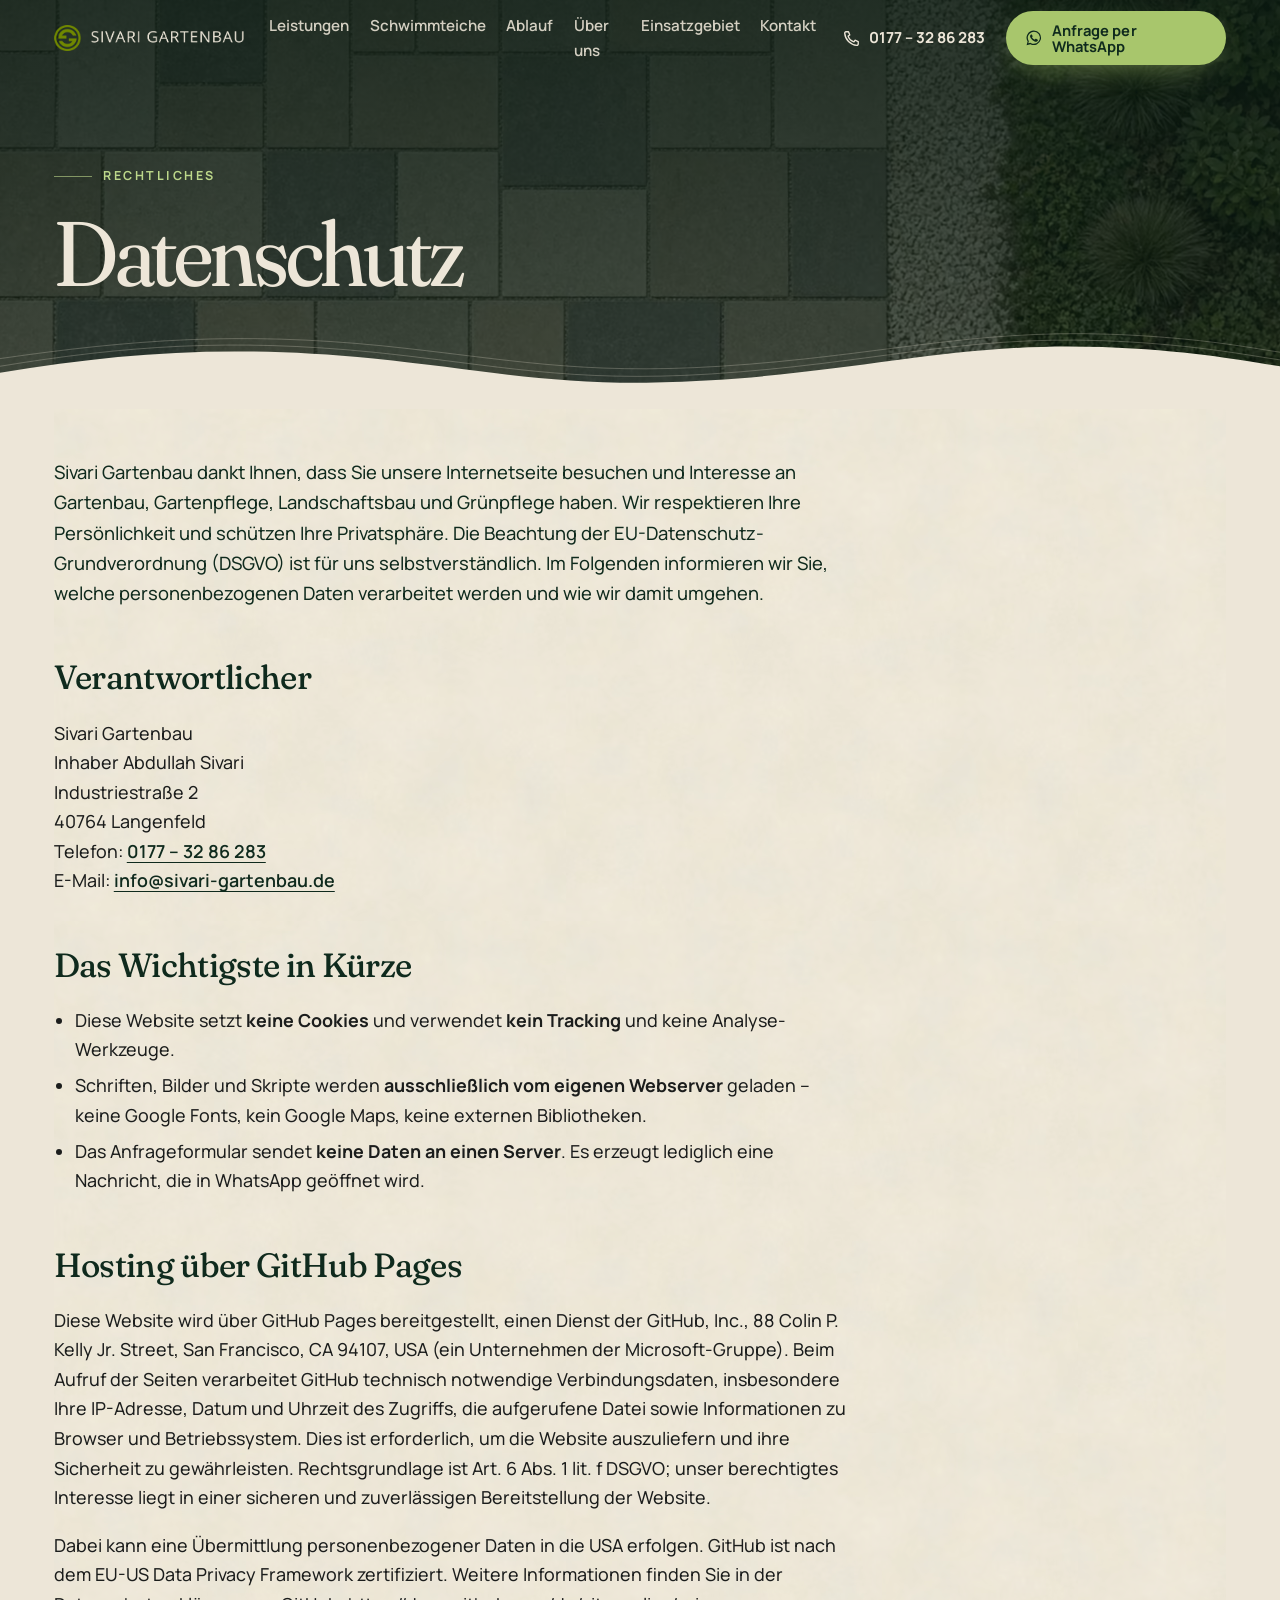
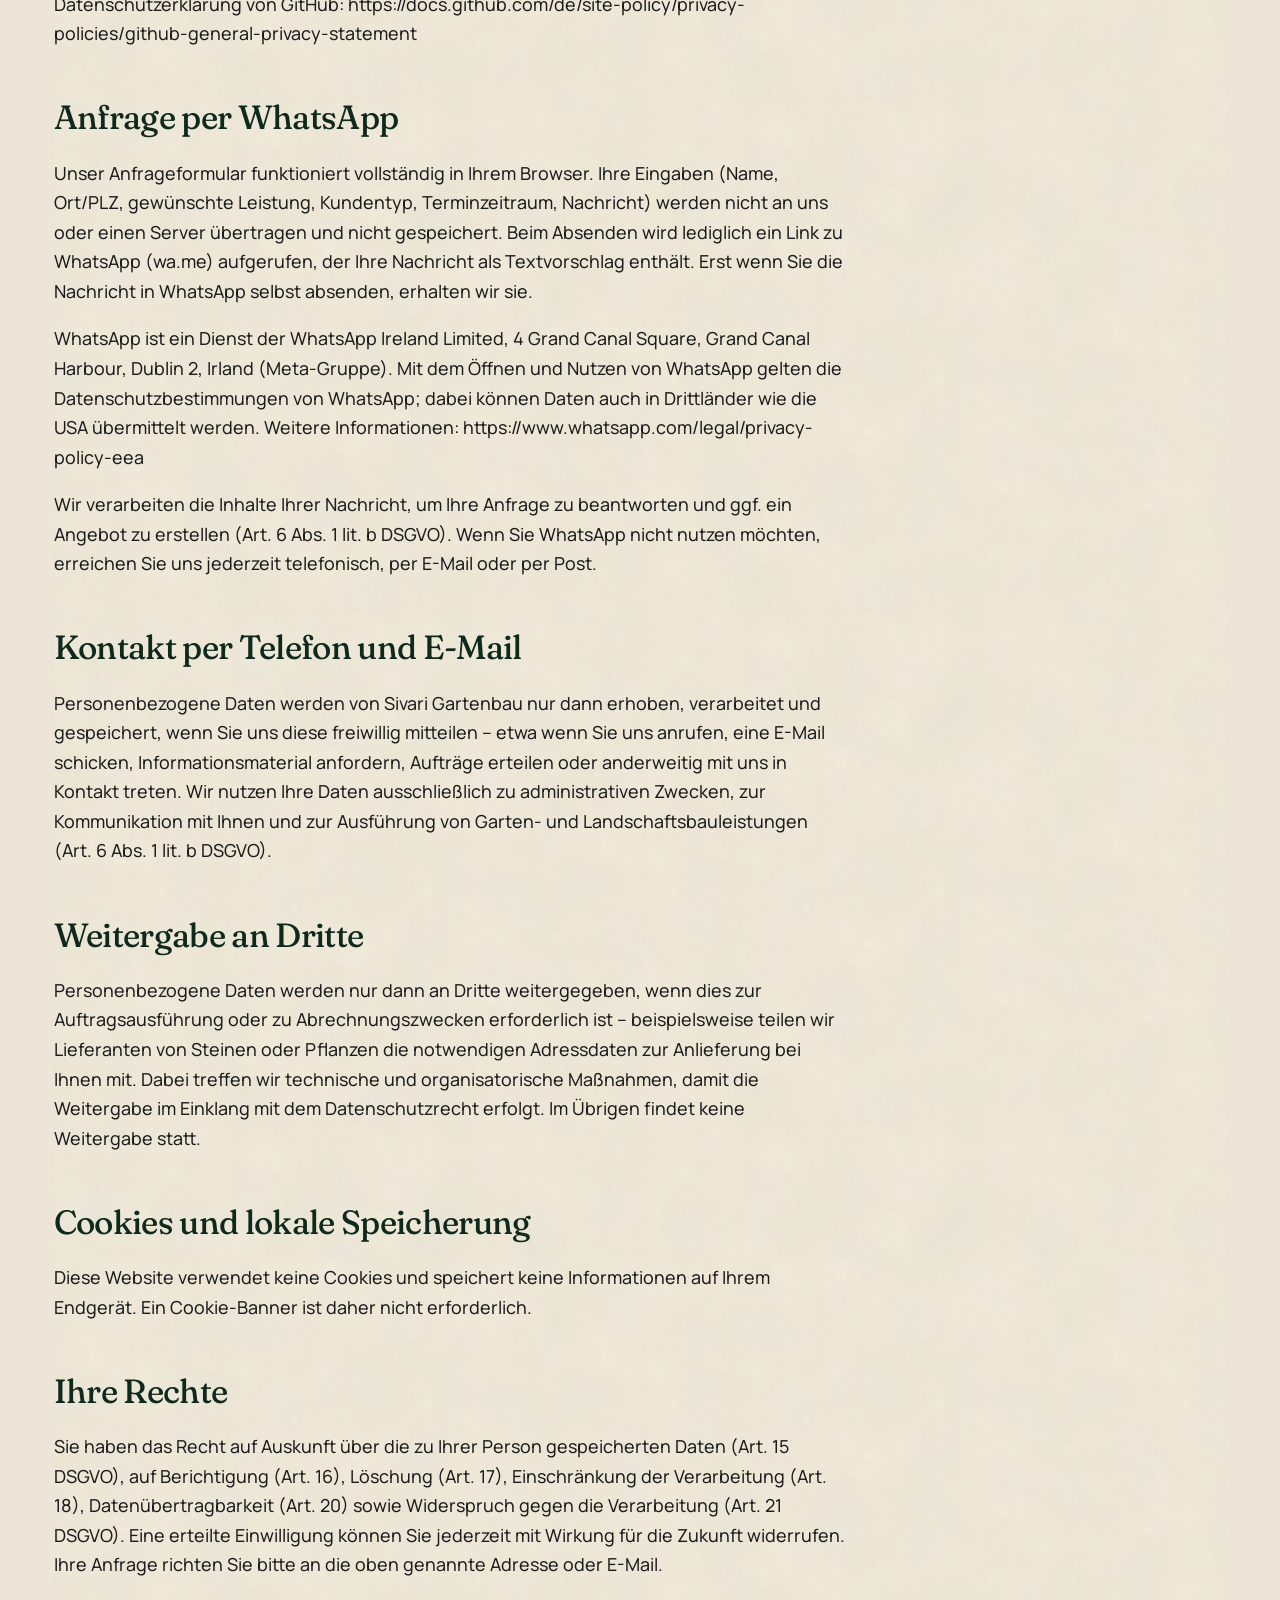
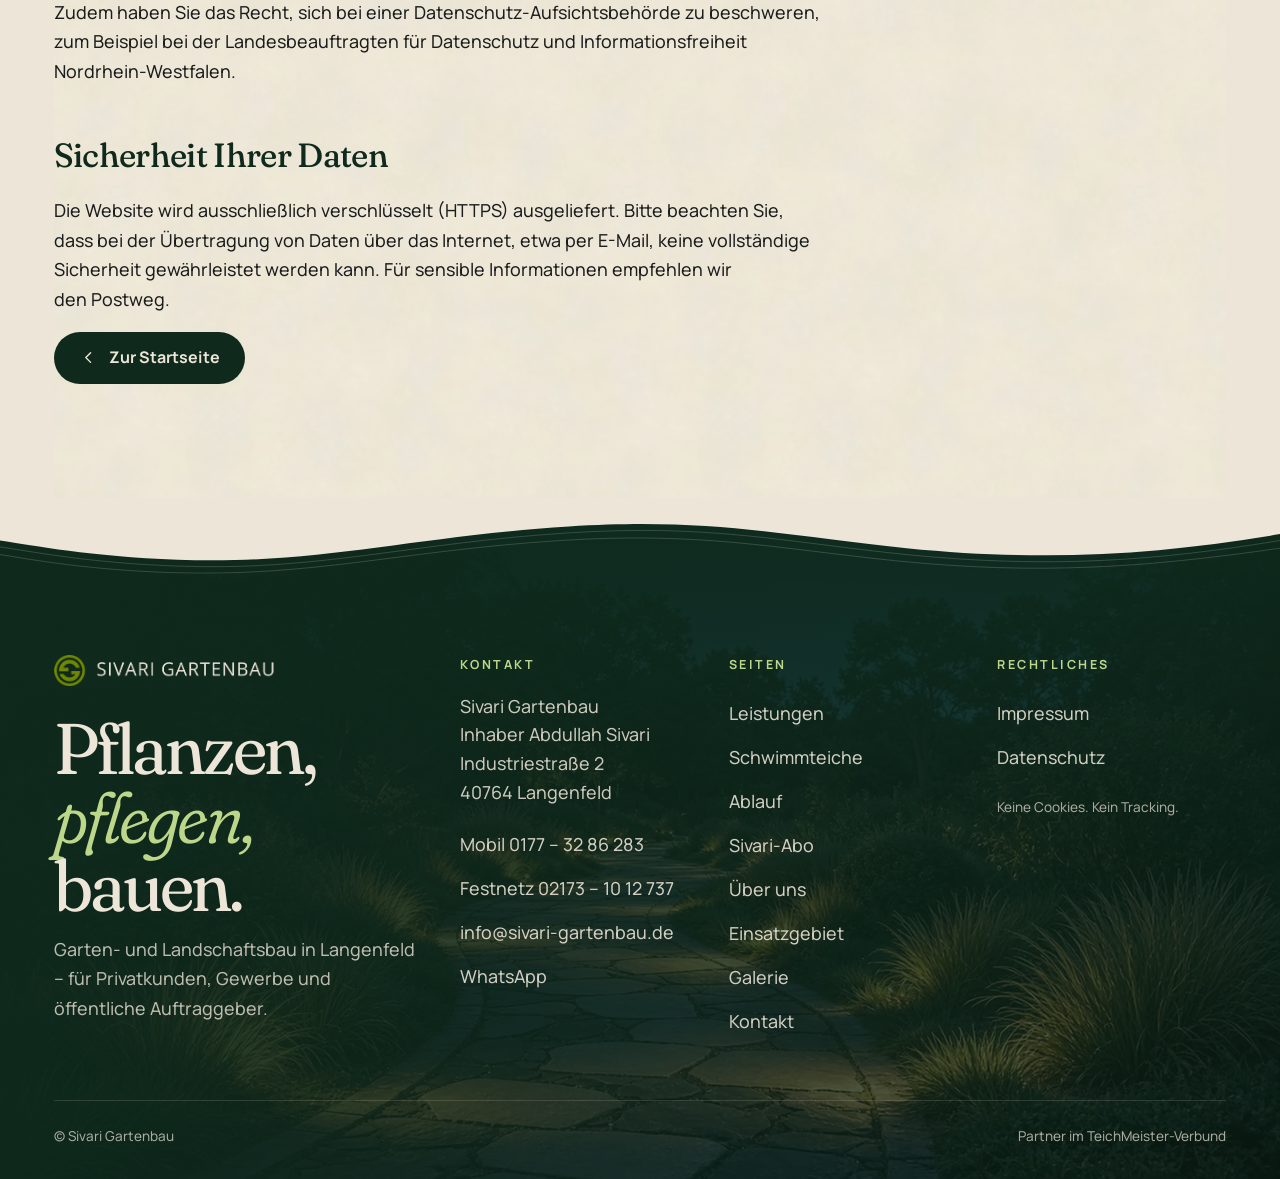
<file: datenschutz.html>
<!doctype html>
<html lang="de">
<head>
<meta charset="utf-8">
<meta name="viewport" content="width=device-width, initial-scale=1, viewport-fit=cover">
<title>Datenschutz – Sivari Gartenbau</title>
<meta name="description" content="Datenschutzerklärung von Sivari Gartenbau: keine Cookies, kein Tracking, Hosting über GitHub Pages, Anfrage per WhatsApp.">
<link rel="canonical" href="https://cyberdesigner89-dev.github.io/sivari-gartenbau.de/datenschutz.html">
<meta name="theme-color" content="#0F2A1D">
<meta name="color-scheme" content="light">
<meta property="og:type" content="website">
<meta property="og:locale" content="de_DE">
<meta property="og:site_name" content="Sivari Gartenbau">
<meta property="og:title" content="Datenschutz – Sivari Gartenbau">
<meta property="og:description" content="Datenschutzerklärung von Sivari Gartenbau: keine Cookies, kein Tracking, Hosting über GitHub Pages, Anfrage per WhatsApp.">
<meta property="og:url" content="https://cyberdesigner89-dev.github.io/sivari-gartenbau.de/datenschutz.html">
<meta property="og:image" content="https://cyberdesigner89-dev.github.io/sivari-gartenbau.de/social-preview.jpg">
<meta property="og:image:width" content="1200">
<meta property="og:image:height" content="630">
<meta property="og:image:alt" content="Sivari Gartenbau – Pflanzen, pflegen, bauen.">
<meta name="twitter:card" content="summary_large_image">
<link rel="icon" href="favicon.ico" sizes="any">
<link rel="apple-touch-icon" href="apple-touch-icon.png">
<link rel="manifest" href="manifest.webmanifest">
<link rel="preload" href="assets/fonts/fraunces-var.woff2" as="font" type="font/woff2" crossorigin>
<link rel="preload" href="assets/fonts/manrope-var.woff2" as="font" type="font/woff2" crossorigin>
<link rel="preload" as="image" type="image/avif" href="assets/img/generated/paving-band-720.avif" media="(max-width: 760px)" fetchpriority="high">
<link rel="stylesheet" href="assets/css/style.css?v=3">
</head>
<body class="legal-page">
<svg width="0" height="0" style="position:absolute" aria-hidden="true" focusable="false"><defs>
<symbol id="i-wa" viewBox="0 0 24 24"><path fill="currentColor" d="M12.04 2a9.9 9.9 0 0 0-8.5 15l-1.4 5.1 5.2-1.4A9.9 9.9 0 1 0 12.04 2Zm0 18.1a8.2 8.2 0 0 1-4.2-1.2l-.3-.2-3.1.8.8-3-.2-.3a8.2 8.2 0 1 1 7 3.9Zm4.5-6.1c-.2-.1-1.5-.7-1.7-.8-.2-.1-.4-.1-.6.1l-.8 1c-.1.2-.3.2-.5.1a6.7 6.7 0 0 1-3.3-2.9c-.3-.4.3-.4.7-1.4.1-.2 0-.3 0-.4l-.8-1.8c-.2-.5-.4-.4-.6-.4h-.5a1 1 0 0 0-.7.3 3 3 0 0 0-.9 2.2 5.2 5.2 0 0 0 1.1 2.7 11.8 11.8 0 0 0 4.5 4c1.7.7 2.3.8 3.2.6.5-.1 1.5-.6 1.7-1.2.2-.6.2-1.1.2-1.2-.1-.1-.3-.2-.5-.3Z"/></symbol>
<symbol id="i-phone" viewBox="0 0 24 24"><path fill="none" stroke="currentColor" stroke-width="1.7" stroke-linecap="round" stroke-linejoin="round" d="M5 3.5h3.2l1.6 4.1-2.1 1.3a11 11 0 0 0 7.4 7.4l1.3-2.1 4.1 1.6V19a1.6 1.6 0 0 1-1.7 1.6A16.7 16.7 0 0 1 3.4 5.2 1.6 1.6 0 0 1 5 3.5Z"/></symbol>
<symbol id="i-mail" viewBox="0 0 24 24"><g fill="none" stroke="currentColor" stroke-width="1.7" stroke-linecap="round" stroke-linejoin="round"><rect x="3" y="5" width="18" height="14" rx="2"/><path d="m3.5 6.5 8.5 6.5 8.5-6.5"/></g></symbol>
<symbol id="i-pin" viewBox="0 0 24 24"><g fill="none" stroke="currentColor" stroke-width="1.7" stroke-linecap="round" stroke-linejoin="round"><path d="M12 21s-7-6.2-7-11.5a7 7 0 0 1 14 0C19 14.8 12 21 12 21Z"/><circle cx="12" cy="9.5" r="2.5"/></g></symbol>
<symbol id="i-arrow" viewBox="0 0 24 24"><path fill="none" stroke="currentColor" stroke-width="1.7" stroke-linecap="round" stroke-linejoin="round" d="M4 12h15m-6-6 6 6-6 6"/></symbol>
<symbol id="i-plus" viewBox="0 0 24 24"><path fill="none" stroke="currentColor" stroke-width="1.7" stroke-linecap="round" d="M12 5v14M5 12h14"/></symbol>
<symbol id="i-close" viewBox="0 0 24 24"><path fill="none" stroke="currentColor" stroke-width="1.7" stroke-linecap="round" d="m6 6 12 12M18 6 6 18"/></symbol>
<symbol id="i-left" viewBox="0 0 24 24"><path fill="none" stroke="currentColor" stroke-width="1.7" stroke-linecap="round" stroke-linejoin="round" d="m14.5 6-6 6 6 6"/></symbol>
<symbol id="i-right" viewBox="0 0 24 24"><path fill="none" stroke="currentColor" stroke-width="1.7" stroke-linecap="round" stroke-linejoin="round" d="m9.5 6 6 6-6 6"/></symbol>
<symbol id="i-menu" viewBox="0 0 24 24"><path fill="none" stroke="currentColor" stroke-width="1.7" stroke-linecap="round" d="M4 8h16M4 16h10"/></symbol>
<symbol id="i-leaf" viewBox="0 0 24 24"><g fill="none" stroke="currentColor" stroke-width="1.6" stroke-linecap="round" stroke-linejoin="round"><path d="M5 19c0-8 5-13 15-14-1 10-6 15-14 15"/><path d="M5 19 14 10"/></g></symbol>
<symbol id="i-hand" viewBox="0 0 24 24"><g fill="none" stroke="currentColor" stroke-width="1.6" stroke-linecap="round" stroke-linejoin="round"><path d="M3 12h4l3 3h4a2 2 0 0 1 0 4H9"/><path d="M14 17h4.5l2.5-2"/><path d="M3 19h3"/><path d="M12 4v5M9.5 6.5h5"/></g></symbol>
<symbol id="i-cal" viewBox="0 0 24 24"><g fill="none" stroke="currentColor" stroke-width="1.6" stroke-linecap="round" stroke-linejoin="round"><rect x="3.5" y="5" width="17" height="15" rx="2"/><path d="M3.5 10h17M8 3v4M16 3v4"/><path d="m9 15 2 2 4-4"/></g></symbol>
<symbol id="i-drop" viewBox="0 0 24 24"><path fill="none" stroke="currentColor" stroke-width="1.6" stroke-linecap="round" stroke-linejoin="round" d="M12 3s6 6.4 6 11a6 6 0 0 1-12 0c0-4.6 6-11 6-11Z"/></symbol>
<symbol id="i-radius" viewBox="0 0 24 24"><g fill="none" stroke="currentColor" stroke-width="1.6" stroke-linecap="round"><circle cx="12" cy="12" r="9"/><circle cx="12" cy="12" r="5" stroke-dasharray="2 2.5"/><circle cx="12" cy="12" r="1.4" fill="currentColor"/></g></symbol>
<symbol id="i-check" viewBox="0 0 24 24"><path fill="none" stroke="currentColor" stroke-width="2" stroke-linecap="round" stroke-linejoin="round" d="m5 12.5 4.5 4.5L19 7.5"/></symbol>
</defs></svg>
<a class="skip" href="#inhalt">Zum Inhalt springen</a>
<header class="site-header" data-header>
  <div class="site-header__in">
    <a class="brand" href="index.html" aria-label="Sivari Gartenbau – zur Startseite">
      <img src="assets/img/original/logo-hell.png" width="503" height="70" alt="Sivari Gartenbau">
    </a>
    <nav class="nav" aria-label="Hauptnavigation"><ul><li><a href="index.html#leistungen">Leistungen</a></li><li><a href="index.html#schwimmteiche">Schwimmteiche</a></li><li><a href="index.html#ablauf">Ablauf</a></li><li><a href="index.html#ueber-uns">Über uns</a></li><li><a href="index.html#einsatzgebiet">Einsatzgebiet</a></li><li><a href="index.html#kontakt">Kontakt</a></li></ul></nav>
    <a class="header-phone" href="tel:+491773286283"><svg class="i" aria-hidden="true" focusable="false"><use href="#i-phone"></use></svg><span>0177 – 32 86 283</span></a>
    <a class="btn btn--leaf btn--sm header-cta" href="index.html#kontakt" data-magnetic><svg class="i" aria-hidden="true" focusable="false"><use href="#i-wa"></use></svg><span>Anfrage per WhatsApp</span></a>
    <button class="menu-toggle" type="button" aria-expanded="false" aria-controls="menu" data-menu-toggle>
      <span class="menu-toggle__bars" aria-hidden="true"></span><span class="sr-only">Menü öffnen</span>
    </button>
  </div>
</header>
<div class="menu" id="menu" data-menu hidden>
  <div class="menu__bg" aria-hidden="true"></div>
  <nav class="menu__nav" aria-label="Mobile Navigation"><ul><li><a href="index.html#leistungen"><span class="menu__nr">01</span>Leistungen</a></li><li><a href="index.html#schwimmteiche"><span class="menu__nr">02</span>Schwimmteiche</a></li><li><a href="index.html#ablauf"><span class="menu__nr">03</span>Ablauf</a></li><li><a href="index.html#abo"><span class="menu__nr">04</span>Sivari-Abo</a></li><li><a href="index.html#ueber-uns"><span class="menu__nr">05</span>Über uns</a></li><li><a href="index.html#einsatzgebiet"><span class="menu__nr">06</span>Einsatzgebiet</a></li><li><a href="index.html#galerie"><span class="menu__nr">07</span>Galerie</a></li><li><a href="index.html#kontakt"><span class="menu__nr">08</span>Kontakt</a></li></ul></nav>
  <div class="menu__foot">
    <a href="tel:+491773286283"><svg class="i" aria-hidden="true" focusable="false"><use href="#i-phone"></use></svg> 0177 – 32 86 283</a>
    <a href="tel:+4921731012737"><svg class="i" aria-hidden="true" focusable="false"><use href="#i-phone"></use></svg> 02173 – 10 12 737</a>
    <a href="mailto:info@sivari-gartenbau.de"><svg class="i" aria-hidden="true" focusable="false"><use href="#i-mail"></use></svg> info@sivari-gartenbau.de</a>
  </div>
</div>
<main id="inhalt" class="legal">
  <section class="legal__hero">
    <picture class="legal__bg"><source media="(max-width: 760px)" type="image/avif" srcset="assets/img/generated/paving-band-720.avif"><source media="(max-width: 760px)" type="image/webp" srcset="assets/img/generated/paving-band-720.webp"><source type="image/avif" srcset="assets/img/generated/paving-band-1920.avif"><img src="assets/img/generated/paving-band-1920.webp" width="1920" height="600" alt="" fetchpriority="high" decoding="async"></picture>
    <div class="wrap"><p class="eyebrow eyebrow--light">Rechtliches</p><h1 class="h2">Datenschutz</h1></div>
    <svg class="edge edge--bottom" viewBox="0 0 1440 120" preserveAspectRatio="none" aria-hidden="true" focusable="false"><path d="M0,40 C150,10 270,-2 430,20 C570,40 650,66 810,52 C990,36 1090,-6 1250,2 C1350,7 1410,24 1440,30" fill="none" stroke="rgba(237,230,216,.25)" stroke-width="1" vector-effect="non-scaling-stroke"/><path d="M0,52 C140,20 260,8 420,30 C560,50 640,78 800,64 C980,48 1080,4 1240,12 C1340,17 1400,34 1440,42" fill="none" stroke="rgba(237,230,216,.25)" stroke-width="1" vector-effect="non-scaling-stroke"/><path d="M0,62 C140,30 260,18 420,40 C560,60 640,88 800,74 C980,58 1080,14 1240,22 C1340,27 1400,44 1440,52 L1440,120 L0,120 Z" fill="#EDE6D8"/></svg>
  </section>
  <div class="wrap legal__body paper">
    <article class="prose">
<p class="prose__lead">Sivari Gartenbau dankt Ihnen, dass Sie unsere Internetseite besuchen und Interesse an Gartenbau, Gartenpflege, Landschaftsbau und Grünpflege haben. Wir respektieren Ihre Persönlichkeit und schützen Ihre Privatsphäre. Die Beachtung der EU-Datenschutz-Grundverordnung (DSGVO) ist für uns selbstverständlich. Im Folgenden informieren wir Sie, welche personenbezogenen Daten verarbeitet werden und wie wir damit umgehen.</p>
<h2>Verantwortlicher</h2>
<p>Sivari Gartenbau<br>Inhaber Abdullah Sivari<br>Industriestraße 2<br>40764 Langenfeld<br>Telefon: <a href="tel:+491773286283">0177 – 32 86 283</a><br>E-Mail: <a href="mailto:info@sivari-gartenbau.de">info@sivari-gartenbau.de</a></p>
<h2>Das Wichtigste in Kürze</h2>
<ul>
<li>Diese Website setzt <strong>keine Cookies</strong> und verwendet <strong>kein Tracking</strong> und keine Analyse-Werkzeuge.</li>
<li>Schriften, Bilder und Skripte werden <strong>ausschließlich vom eigenen Webserver</strong> geladen – keine Google Fonts, kein Google Maps, keine externen Bibliotheken.</li>
<li>Das Anfrageformular sendet <strong>keine Daten an einen Server</strong>. Es erzeugt lediglich eine Nachricht, die in WhatsApp geöffnet wird.</li>
</ul>
<h2>Hosting über GitHub Pages</h2>
<p>Diese Website wird über GitHub Pages bereitgestellt, einen Dienst der GitHub, Inc., 88 Colin P. Kelly Jr. Street, San Francisco, CA 94107, USA (ein Unternehmen der Microsoft-Gruppe). Beim Aufruf der Seiten verarbeitet GitHub technisch notwendige Verbindungsdaten, insbesondere Ihre IP-Adresse, Datum und Uhrzeit des Zugriffs, die aufgerufene Datei sowie Informationen zu Browser und Betriebssystem. Dies ist erforderlich, um die Website auszuliefern und ihre Sicherheit zu gewährleisten. Rechtsgrundlage ist Art. 6 Abs. 1 lit. f DSGVO; unser berechtigtes Interesse liegt in einer sicheren und zuverlässigen Bereitstellung der Website.</p>
<p>Dabei kann eine Übermittlung personenbezogener Daten in die USA erfolgen. GitHub ist nach dem EU-US Data Privacy Framework zertifiziert. Weitere Informationen finden Sie in der Datenschutzerklärung von GitHub: https://docs.github.com/de/site-policy/privacy-policies/github-general-privacy-statement</p>
<h2>Anfrage per WhatsApp</h2>
<p>Unser Anfrageformular funktioniert vollständig in Ihrem Browser. Ihre Eingaben (Name, Ort/PLZ, gewünschte Leistung, Kundentyp, Terminzeitraum, Nachricht) werden nicht an uns oder einen Server übertragen und nicht gespeichert. Beim Absenden wird lediglich ein Link zu WhatsApp (wa.me) aufgerufen, der Ihre Nachricht als Textvorschlag enthält. Erst wenn Sie die Nachricht in WhatsApp selbst absenden, erhalten wir sie.</p>
<p>WhatsApp ist ein Dienst der WhatsApp Ireland Limited, 4 Grand Canal Square, Grand Canal Harbour, Dublin 2, Irland (Meta-Gruppe). Mit dem Öffnen und Nutzen von WhatsApp gelten die Datenschutzbestimmungen von WhatsApp; dabei können Daten auch in Drittländer wie die USA übermittelt werden. Weitere Informationen: https://www.whatsapp.com/legal/privacy-policy-eea</p>
<p>Wir verarbeiten die Inhalte Ihrer Nachricht, um Ihre Anfrage zu beantworten und ggf. ein Angebot zu erstellen (Art. 6 Abs. 1 lit. b DSGVO). Wenn Sie WhatsApp nicht nutzen möchten, erreichen Sie uns jederzeit telefonisch, per E-Mail oder per Post.</p>
<h2>Kontakt per Telefon und E-Mail</h2>
<p>Personenbezogene Daten werden von Sivari Gartenbau nur dann erhoben, verarbeitet und gespeichert, wenn Sie uns diese freiwillig mitteilen – etwa wenn Sie uns anrufen, eine E-Mail schicken, Informationsmaterial anfordern, Aufträge erteilen oder anderweitig mit uns in Kontakt treten. Wir nutzen Ihre Daten ausschließlich zu administrativen Zwecken, zur Kommunikation mit Ihnen und zur Ausführung von Garten- und Landschaftsbauleistungen (Art. 6 Abs. 1 lit. b DSGVO).</p>
<h2>Weitergabe an Dritte</h2>
<p>Personenbezogene Daten werden nur dann an Dritte weitergegeben, wenn dies zur Auftragsausführung oder zu Abrechnungszwecken erforderlich ist – beispielsweise teilen wir Lieferanten von Steinen oder Pflanzen die notwendigen Adressdaten zur Anlieferung bei Ihnen mit. Dabei treffen wir technische und organisatorische Maßnahmen, damit die Weitergabe im Einklang mit dem Datenschutzrecht erfolgt. Im Übrigen findet keine Weitergabe statt.</p>
<h2>Cookies und lokale Speicherung</h2>
<p>Diese Website verwendet keine Cookies und speichert keine Informationen auf Ihrem Endgerät. Ein Cookie-Banner ist daher nicht erforderlich.</p>
<h2>Ihre Rechte</h2>
<p>Sie haben das Recht auf Auskunft über die zu Ihrer Person gespeicherten Daten (Art. 15 DSGVO), auf Berichtigung (Art. 16), Löschung (Art. 17), Einschränkung der Verarbeitung (Art. 18), Datenübertragbarkeit (Art. 20) sowie Widerspruch gegen die Verarbeitung (Art. 21 DSGVO). Eine erteilte Einwilligung können Sie jederzeit mit Wirkung für die Zukunft widerrufen. Ihre Anfrage richten Sie bitte an die oben genannte Adresse oder E-Mail.</p>
<p>Zudem haben Sie das Recht, sich bei einer Datenschutz-Aufsichtsbehörde zu beschweren, zum Beispiel bei der Landesbeauftragten für Datenschutz und Informationsfreiheit Nordrhein-Westfalen.</p>
<h2>Sicherheit Ihrer Daten</h2>
<p>Die Website wird ausschließlich verschlüsselt (HTTPS) ausgeliefert. Bitte beachten Sie, dass bei der Übertragung von Daten über das Internet, etwa per E-Mail, keine vollständige Sicherheit gewährleistet werden kann. Für sensible Informationen empfehlen wir den Postweg.</p>
</article>
    <p><a class="btn btn--dark" href="index.html"><svg class="i" aria-hidden="true" focusable="false"><use href="#i-left"></use></svg><span>Zur Startseite</span></a></p>
  </div>
</main>
<footer class="footer">
  <svg class="edge edge--top" viewBox="0 0 1440 120" preserveAspectRatio="none" aria-hidden="true" focusable="false"><path d="M0,40 C150,10 270,-2 430,20 C570,40 650,66 810,52 C990,36 1090,-6 1250,2 C1350,7 1410,24 1440,30" fill="none" stroke="rgba(237,230,216,.18)" stroke-width="1" vector-effect="non-scaling-stroke"/><path d="M0,52 C140,20 260,8 420,30 C560,50 640,78 800,64 C980,48 1080,4 1240,12 C1340,17 1400,34 1440,42" fill="none" stroke="rgba(237,230,216,.18)" stroke-width="1" vector-effect="non-scaling-stroke"/><path d="M0,62 C140,30 260,18 420,40 C560,60 640,88 800,74 C980,58 1080,14 1240,22 C1340,27 1400,44 1440,52 L1440,120 L0,120 Z" fill="#EDE6D8"/></svg>
  <picture class="footer__bg"><source media="(max-width: 900px) and (orientation: portrait)" type="image/avif" srcset="assets/img/generated/evening-portrait-540.avif 540w, assets/img/generated/evening-portrait-810.avif 810w, assets/img/generated/evening-portrait-1080.avif 1080w" sizes="100vw"><source media="(max-width: 900px) and (orientation: portrait)" type="image/webp" srcset="assets/img/generated/evening-portrait-540.webp 540w, assets/img/generated/evening-portrait-810.webp 810w, assets/img/generated/evening-portrait-1080.webp 1080w" sizes="100vw"><source type="image/avif" srcset="assets/img/generated/evening-landscape-1280.avif 1280w, assets/img/generated/evening-landscape-1920.avif 1920w, assets/img/generated/evening-landscape-2560.avif 2560w" sizes="100vw"><img src="assets/img/generated/evening-landscape-1280.webp" srcset="assets/img/generated/evening-landscape-1280.webp 1280w, assets/img/generated/evening-landscape-1920.webp 1920w, assets/img/generated/evening-landscape-2560.webp 2560w" sizes="100vw" width="2560" height="1440" alt="" loading="lazy" decoding="async"></picture>
  <div class="wrap footer__in">
    <div class="footer__claim">
      <img src="assets/img/original/logo-hell.png" width="503" height="70" alt="Sivari Gartenbau" loading="lazy" decoding="async">
      <p class="footer__slogan">Pflanzen, <em>pflegen,</em> bauen.</p>
      <p>Garten- und Landschaftsbau in Langenfeld – für Privatkunden, Gewerbe und öffentliche Auftraggeber.</p>
    </div>
    <div class="footer__col">
      <h2 class="footer__h">Kontakt</h2>
      <address>
        Sivari Gartenbau<br>Inhaber Abdullah Sivari<br>Industriestraße 2<br>40764 Langenfeld
      </address>
      <ul class="footer__links">
        <li><a href="tel:+491773286283">Mobil 0177 – 32 86 283</a></li>
        <li><a href="tel:+4921731012737">Festnetz 02173 – 10 12 737</a></li>
        <li><a href="mailto:info@sivari-gartenbau.de">info@sivari-gartenbau.de</a></li>
        <li><a href="https://wa.me/491773286283">WhatsApp</a></li>
      </ul>
    </div>
    <nav class="footer__col" aria-label="Fußzeilennavigation">
      <h2 class="footer__h">Seiten</h2>
      <ul class="footer__links">
        <li><a href="index.html#leistungen">Leistungen</a></li><li><a href="index.html#schwimmteiche">Schwimmteiche</a></li><li><a href="index.html#ablauf">Ablauf</a></li><li><a href="index.html#abo">Sivari-Abo</a></li><li><a href="index.html#ueber-uns">Über uns</a></li><li><a href="index.html#einsatzgebiet">Einsatzgebiet</a></li><li><a href="index.html#galerie">Galerie</a></li><li><a href="index.html#kontakt">Kontakt</a></li>
      </ul>
    </nav>
    <div class="footer__col">
      <h2 class="footer__h">Rechtliches</h2>
      <ul class="footer__links">
        <li><a href="impressum.html">Impressum</a></li>
        <li><a href="datenschutz.html">Datenschutz</a></li>
      </ul>
      <p class="footer__note">Keine Cookies. Kein Tracking.</p>
    </div>
  </div>
  <div class="wrap footer__base">
    <p>© Sivari Gartenbau</p>
    <p>Partner im TeichMeister-Verbund</p>
  </div>
</footer>
<div class="actionbar" role="group" aria-label="Schnellkontakt">
  <a class="actionbar__wa" href="index.html#kontakt" data-wa-quick><svg class="i" aria-hidden="true" focusable="false"><use href="#i-wa"></use></svg><span>WhatsApp</span></a>
  <a class="actionbar__call" href="tel:+491773286283"><svg class="i" aria-hidden="true" focusable="false"><use href="#i-phone"></use></svg><span>Anrufen</span></a>
  <button class="actionbar__menu" type="button" aria-expanded="false" aria-controls="menu" data-menu-toggle><svg class="i" aria-hidden="true" focusable="false"><use href="#i-menu"></use></svg><span>Menü</span></button>
</div>
<script src="assets/js/main.js?v=3" defer></script>
</body>
</html>
</file>
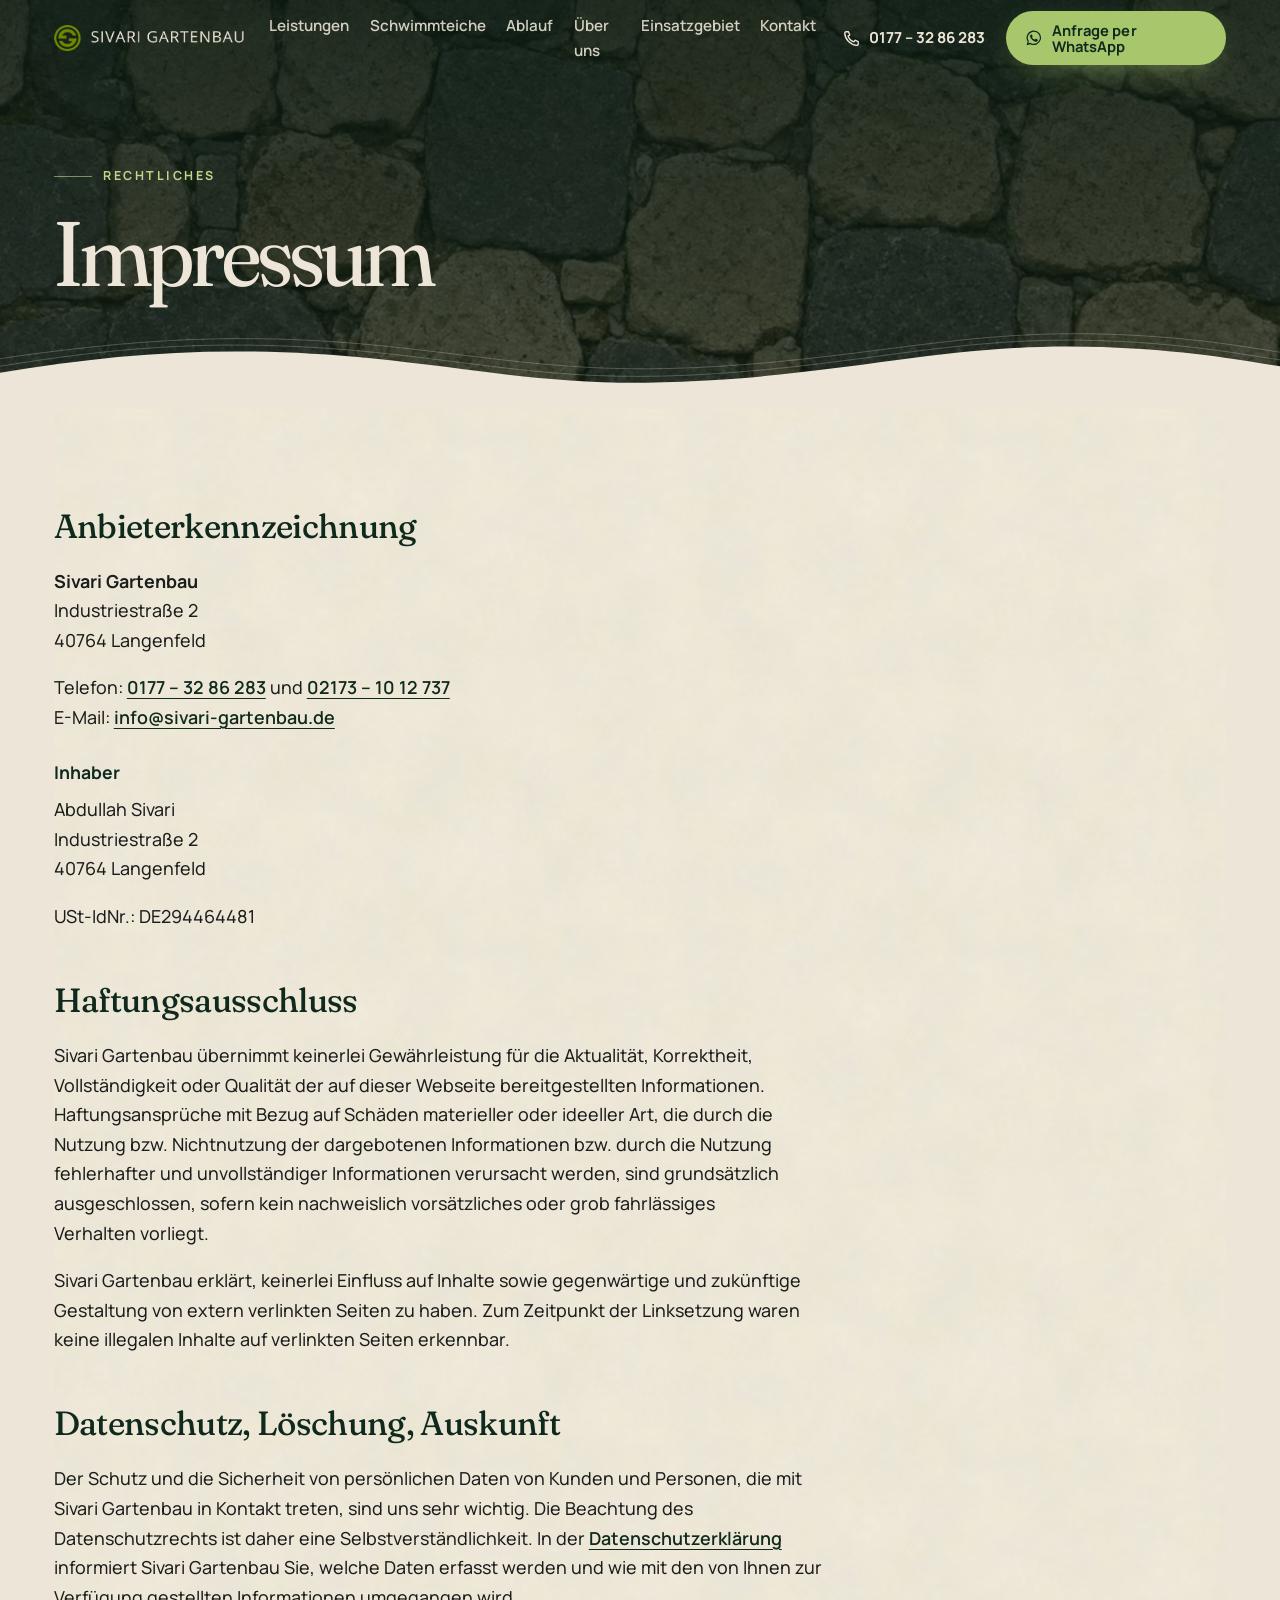
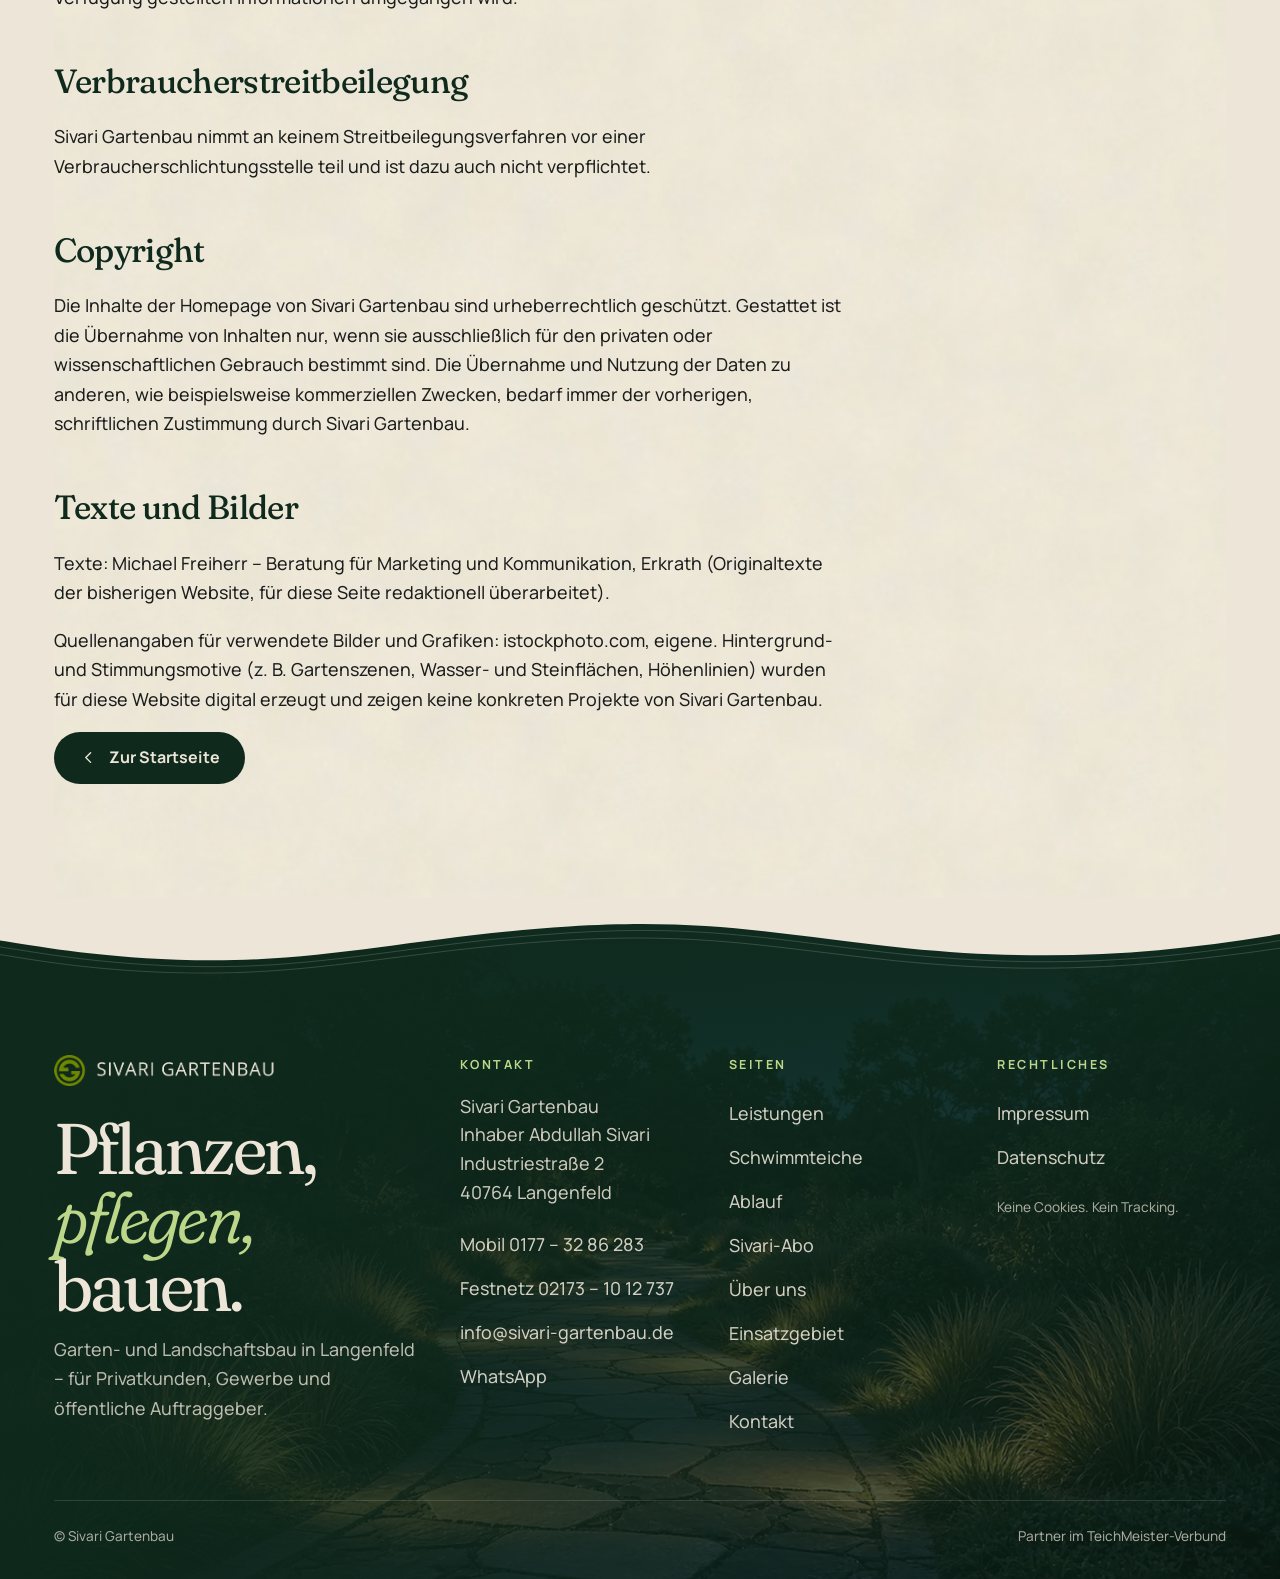
<file: impressum.html>
<!doctype html>
<html lang="de">
<head>
<meta charset="utf-8">
<meta name="viewport" content="width=device-width, initial-scale=1, viewport-fit=cover">
<title>Impressum – Sivari Gartenbau</title>
<meta name="description" content="Impressum und Anbieterkennzeichnung von Sivari Gartenbau, Inhaber Abdullah Sivari, Industriestraße 2, 40764 Langenfeld.">
<link rel="canonical" href="https://cyberdesigner89-dev.github.io/sivari-gartenbau.de/impressum.html">
<meta name="theme-color" content="#0F2A1D">
<meta name="color-scheme" content="light">
<meta property="og:type" content="website">
<meta property="og:locale" content="de_DE">
<meta property="og:site_name" content="Sivari Gartenbau">
<meta property="og:title" content="Impressum – Sivari Gartenbau">
<meta property="og:description" content="Impressum und Anbieterkennzeichnung von Sivari Gartenbau, Inhaber Abdullah Sivari, Industriestraße 2, 40764 Langenfeld.">
<meta property="og:url" content="https://cyberdesigner89-dev.github.io/sivari-gartenbau.de/impressum.html">
<meta property="og:image" content="https://cyberdesigner89-dev.github.io/sivari-gartenbau.de/social-preview.jpg">
<meta property="og:image:width" content="1200">
<meta property="og:image:height" content="630">
<meta property="og:image:alt" content="Sivari Gartenbau – Pflanzen, pflegen, bauen.">
<meta name="twitter:card" content="summary_large_image">
<link rel="icon" href="favicon.ico" sizes="any">
<link rel="apple-touch-icon" href="apple-touch-icon.png">
<link rel="manifest" href="manifest.webmanifest">
<link rel="preload" href="assets/fonts/fraunces-var.woff2" as="font" type="font/woff2" crossorigin>
<link rel="preload" href="assets/fonts/manrope-var.woff2" as="font" type="font/woff2" crossorigin>
<link rel="preload" as="image" type="image/avif" href="assets/img/generated/stone-band-720.avif" media="(max-width: 760px)" fetchpriority="high">
<link rel="stylesheet" href="assets/css/style.css?v=3">
</head>
<body class="legal-page">
<svg width="0" height="0" style="position:absolute" aria-hidden="true" focusable="false"><defs>
<symbol id="i-wa" viewBox="0 0 24 24"><path fill="currentColor" d="M12.04 2a9.9 9.9 0 0 0-8.5 15l-1.4 5.1 5.2-1.4A9.9 9.9 0 1 0 12.04 2Zm0 18.1a8.2 8.2 0 0 1-4.2-1.2l-.3-.2-3.1.8.8-3-.2-.3a8.2 8.2 0 1 1 7 3.9Zm4.5-6.1c-.2-.1-1.5-.7-1.7-.8-.2-.1-.4-.1-.6.1l-.8 1c-.1.2-.3.2-.5.1a6.7 6.7 0 0 1-3.3-2.9c-.3-.4.3-.4.7-1.4.1-.2 0-.3 0-.4l-.8-1.8c-.2-.5-.4-.4-.6-.4h-.5a1 1 0 0 0-.7.3 3 3 0 0 0-.9 2.2 5.2 5.2 0 0 0 1.1 2.7 11.8 11.8 0 0 0 4.5 4c1.7.7 2.3.8 3.2.6.5-.1 1.5-.6 1.7-1.2.2-.6.2-1.1.2-1.2-.1-.1-.3-.2-.5-.3Z"/></symbol>
<symbol id="i-phone" viewBox="0 0 24 24"><path fill="none" stroke="currentColor" stroke-width="1.7" stroke-linecap="round" stroke-linejoin="round" d="M5 3.5h3.2l1.6 4.1-2.1 1.3a11 11 0 0 0 7.4 7.4l1.3-2.1 4.1 1.6V19a1.6 1.6 0 0 1-1.7 1.6A16.7 16.7 0 0 1 3.4 5.2 1.6 1.6 0 0 1 5 3.5Z"/></symbol>
<symbol id="i-mail" viewBox="0 0 24 24"><g fill="none" stroke="currentColor" stroke-width="1.7" stroke-linecap="round" stroke-linejoin="round"><rect x="3" y="5" width="18" height="14" rx="2"/><path d="m3.5 6.5 8.5 6.5 8.5-6.5"/></g></symbol>
<symbol id="i-pin" viewBox="0 0 24 24"><g fill="none" stroke="currentColor" stroke-width="1.7" stroke-linecap="round" stroke-linejoin="round"><path d="M12 21s-7-6.2-7-11.5a7 7 0 0 1 14 0C19 14.8 12 21 12 21Z"/><circle cx="12" cy="9.5" r="2.5"/></g></symbol>
<symbol id="i-arrow" viewBox="0 0 24 24"><path fill="none" stroke="currentColor" stroke-width="1.7" stroke-linecap="round" stroke-linejoin="round" d="M4 12h15m-6-6 6 6-6 6"/></symbol>
<symbol id="i-plus" viewBox="0 0 24 24"><path fill="none" stroke="currentColor" stroke-width="1.7" stroke-linecap="round" d="M12 5v14M5 12h14"/></symbol>
<symbol id="i-close" viewBox="0 0 24 24"><path fill="none" stroke="currentColor" stroke-width="1.7" stroke-linecap="round" d="m6 6 12 12M18 6 6 18"/></symbol>
<symbol id="i-left" viewBox="0 0 24 24"><path fill="none" stroke="currentColor" stroke-width="1.7" stroke-linecap="round" stroke-linejoin="round" d="m14.5 6-6 6 6 6"/></symbol>
<symbol id="i-right" viewBox="0 0 24 24"><path fill="none" stroke="currentColor" stroke-width="1.7" stroke-linecap="round" stroke-linejoin="round" d="m9.5 6 6 6-6 6"/></symbol>
<symbol id="i-menu" viewBox="0 0 24 24"><path fill="none" stroke="currentColor" stroke-width="1.7" stroke-linecap="round" d="M4 8h16M4 16h10"/></symbol>
<symbol id="i-leaf" viewBox="0 0 24 24"><g fill="none" stroke="currentColor" stroke-width="1.6" stroke-linecap="round" stroke-linejoin="round"><path d="M5 19c0-8 5-13 15-14-1 10-6 15-14 15"/><path d="M5 19 14 10"/></g></symbol>
<symbol id="i-hand" viewBox="0 0 24 24"><g fill="none" stroke="currentColor" stroke-width="1.6" stroke-linecap="round" stroke-linejoin="round"><path d="M3 12h4l3 3h4a2 2 0 0 1 0 4H9"/><path d="M14 17h4.5l2.5-2"/><path d="M3 19h3"/><path d="M12 4v5M9.5 6.5h5"/></g></symbol>
<symbol id="i-cal" viewBox="0 0 24 24"><g fill="none" stroke="currentColor" stroke-width="1.6" stroke-linecap="round" stroke-linejoin="round"><rect x="3.5" y="5" width="17" height="15" rx="2"/><path d="M3.5 10h17M8 3v4M16 3v4"/><path d="m9 15 2 2 4-4"/></g></symbol>
<symbol id="i-drop" viewBox="0 0 24 24"><path fill="none" stroke="currentColor" stroke-width="1.6" stroke-linecap="round" stroke-linejoin="round" d="M12 3s6 6.4 6 11a6 6 0 0 1-12 0c0-4.6 6-11 6-11Z"/></symbol>
<symbol id="i-radius" viewBox="0 0 24 24"><g fill="none" stroke="currentColor" stroke-width="1.6" stroke-linecap="round"><circle cx="12" cy="12" r="9"/><circle cx="12" cy="12" r="5" stroke-dasharray="2 2.5"/><circle cx="12" cy="12" r="1.4" fill="currentColor"/></g></symbol>
<symbol id="i-check" viewBox="0 0 24 24"><path fill="none" stroke="currentColor" stroke-width="2" stroke-linecap="round" stroke-linejoin="round" d="m5 12.5 4.5 4.5L19 7.5"/></symbol>
</defs></svg>
<a class="skip" href="#inhalt">Zum Inhalt springen</a>
<header class="site-header" data-header>
  <div class="site-header__in">
    <a class="brand" href="index.html" aria-label="Sivari Gartenbau – zur Startseite">
      <img src="assets/img/original/logo-hell.png" width="503" height="70" alt="Sivari Gartenbau">
    </a>
    <nav class="nav" aria-label="Hauptnavigation"><ul><li><a href="index.html#leistungen">Leistungen</a></li><li><a href="index.html#schwimmteiche">Schwimmteiche</a></li><li><a href="index.html#ablauf">Ablauf</a></li><li><a href="index.html#ueber-uns">Über uns</a></li><li><a href="index.html#einsatzgebiet">Einsatzgebiet</a></li><li><a href="index.html#kontakt">Kontakt</a></li></ul></nav>
    <a class="header-phone" href="tel:+491773286283"><svg class="i" aria-hidden="true" focusable="false"><use href="#i-phone"></use></svg><span>0177 – 32 86 283</span></a>
    <a class="btn btn--leaf btn--sm header-cta" href="index.html#kontakt" data-magnetic><svg class="i" aria-hidden="true" focusable="false"><use href="#i-wa"></use></svg><span>Anfrage per WhatsApp</span></a>
    <button class="menu-toggle" type="button" aria-expanded="false" aria-controls="menu" data-menu-toggle>
      <span class="menu-toggle__bars" aria-hidden="true"></span><span class="sr-only">Menü öffnen</span>
    </button>
  </div>
</header>
<div class="menu" id="menu" data-menu hidden>
  <div class="menu__bg" aria-hidden="true"></div>
  <nav class="menu__nav" aria-label="Mobile Navigation"><ul><li><a href="index.html#leistungen"><span class="menu__nr">01</span>Leistungen</a></li><li><a href="index.html#schwimmteiche"><span class="menu__nr">02</span>Schwimmteiche</a></li><li><a href="index.html#ablauf"><span class="menu__nr">03</span>Ablauf</a></li><li><a href="index.html#abo"><span class="menu__nr">04</span>Sivari-Abo</a></li><li><a href="index.html#ueber-uns"><span class="menu__nr">05</span>Über uns</a></li><li><a href="index.html#einsatzgebiet"><span class="menu__nr">06</span>Einsatzgebiet</a></li><li><a href="index.html#galerie"><span class="menu__nr">07</span>Galerie</a></li><li><a href="index.html#kontakt"><span class="menu__nr">08</span>Kontakt</a></li></ul></nav>
  <div class="menu__foot">
    <a href="tel:+491773286283"><svg class="i" aria-hidden="true" focusable="false"><use href="#i-phone"></use></svg> 0177 – 32 86 283</a>
    <a href="tel:+4921731012737"><svg class="i" aria-hidden="true" focusable="false"><use href="#i-phone"></use></svg> 02173 – 10 12 737</a>
    <a href="mailto:info@sivari-gartenbau.de"><svg class="i" aria-hidden="true" focusable="false"><use href="#i-mail"></use></svg> info@sivari-gartenbau.de</a>
  </div>
</div>
<main id="inhalt" class="legal">
  <section class="legal__hero">
    <picture class="legal__bg"><source media="(max-width: 760px)" type="image/avif" srcset="assets/img/generated/stone-band-720.avif"><source media="(max-width: 760px)" type="image/webp" srcset="assets/img/generated/stone-band-720.webp"><source type="image/avif" srcset="assets/img/generated/stone-band-1920.avif"><img src="assets/img/generated/stone-band-1920.webp" width="1920" height="600" alt="" fetchpriority="high" decoding="async"></picture>
    <div class="wrap"><p class="eyebrow eyebrow--light">Rechtliches</p><h1 class="h2">Impressum</h1></div>
    <svg class="edge edge--bottom" viewBox="0 0 1440 120" preserveAspectRatio="none" aria-hidden="true" focusable="false"><path d="M0,40 C150,10 270,-2 430,20 C570,40 650,66 810,52 C990,36 1090,-6 1250,2 C1350,7 1410,24 1440,30" fill="none" stroke="rgba(237,230,216,.25)" stroke-width="1" vector-effect="non-scaling-stroke"/><path d="M0,52 C140,20 260,8 420,30 C560,50 640,78 800,64 C980,48 1080,4 1240,12 C1340,17 1400,34 1440,42" fill="none" stroke="rgba(237,230,216,.25)" stroke-width="1" vector-effect="non-scaling-stroke"/><path d="M0,62 C140,30 260,18 420,40 C560,60 640,88 800,74 C980,58 1080,14 1240,22 C1340,27 1400,44 1440,52 L1440,120 L0,120 Z" fill="#EDE6D8"/></svg>
  </section>
  <div class="wrap legal__body paper">
    <article class="prose">
<h2>Anbieterkennzeichnung</h2>
<p><strong>Sivari Gartenbau</strong><br>Industriestraße 2<br>40764 Langenfeld</p>
<p>Telefon: <a href="tel:+491773286283">0177 – 32 86 283</a> und <a href="tel:+4921731012737">02173 – 10 12 737</a><br>
E-Mail: <a href="mailto:info@sivari-gartenbau.de">info@sivari-gartenbau.de</a></p>
<h3>Inhaber</h3>
<p>Abdullah Sivari<br>Industriestraße 2<br>40764 Langenfeld</p>
<p>USt-IdNr.: DE294464481</p>
<h2>Haftungsausschluss</h2>
<p>Sivari Gartenbau übernimmt keinerlei Gewährleistung für die Aktualität, Korrektheit, Vollständigkeit oder Qualität der auf dieser Webseite bereitgestellten Informationen. Haftungsansprüche mit Bezug auf Schäden materieller oder ideeller Art, die durch die Nutzung bzw. Nichtnutzung der dargebotenen Informationen bzw. durch die Nutzung fehlerhafter und unvollständiger Informationen verursacht werden, sind grundsätzlich ausgeschlossen, sofern kein nachweislich vorsätzliches oder grob fahrlässiges Verhalten vorliegt.</p>
<p>Sivari Gartenbau erklärt, keinerlei Einfluss auf Inhalte sowie gegenwärtige und zukünftige Gestaltung von extern verlinkten Seiten zu haben. Zum Zeitpunkt der Linksetzung waren keine illegalen Inhalte auf verlinkten Seiten erkennbar.</p>
<h2>Datenschutz, Löschung, Auskunft</h2>
<p>Der Schutz und die Sicherheit von persönlichen Daten von Kunden und Personen, die mit Sivari Gartenbau in Kontakt treten, sind uns sehr wichtig. Die Beachtung des Datenschutzrechts ist daher eine Selbstverständlichkeit. In der <a href="datenschutz.html">Datenschutzerklärung</a> informiert Sivari Gartenbau Sie, welche Daten erfasst werden und wie mit den von Ihnen zur Verfügung gestellten Informationen umgegangen wird.</p>
<h2>Verbraucherstreitbeilegung</h2>
<p>Sivari Gartenbau nimmt an keinem Streitbeilegungsverfahren vor einer Verbraucherschlichtungsstelle teil und ist dazu auch nicht verpflichtet.</p>
<h2>Copyright</h2>
<p>Die Inhalte der Homepage von Sivari Gartenbau sind urheberrechtlich geschützt. Gestattet ist die Übernahme von Inhalten nur, wenn sie ausschließlich für den privaten oder wissenschaftlichen Gebrauch bestimmt sind. Die Übernahme und Nutzung der Daten zu anderen, wie beispielsweise kommerziellen Zwecken, bedarf immer der vorherigen, schriftlichen Zustimmung durch Sivari Gartenbau.</p>
<h2>Texte und Bilder</h2>
<p>Texte: Michael Freiherr – Beratung für Marketing und Kommunikation, Erkrath (Originaltexte der bisherigen Website, für diese Seite redaktionell überarbeitet).</p>
<p>Quellenangaben für verwendete Bilder und Grafiken: istockphoto.com, eigene. Hintergrund- und Stimmungsmotive (z. B. Gartenszenen, Wasser- und Steinflächen, Höhenlinien) wurden für diese Website digital erzeugt und zeigen keine konkreten Projekte von Sivari Gartenbau.</p>
</article>
    <p><a class="btn btn--dark" href="index.html"><svg class="i" aria-hidden="true" focusable="false"><use href="#i-left"></use></svg><span>Zur Startseite</span></a></p>
  </div>
</main>
<footer class="footer">
  <svg class="edge edge--top" viewBox="0 0 1440 120" preserveAspectRatio="none" aria-hidden="true" focusable="false"><path d="M0,40 C150,10 270,-2 430,20 C570,40 650,66 810,52 C990,36 1090,-6 1250,2 C1350,7 1410,24 1440,30" fill="none" stroke="rgba(237,230,216,.18)" stroke-width="1" vector-effect="non-scaling-stroke"/><path d="M0,52 C140,20 260,8 420,30 C560,50 640,78 800,64 C980,48 1080,4 1240,12 C1340,17 1400,34 1440,42" fill="none" stroke="rgba(237,230,216,.18)" stroke-width="1" vector-effect="non-scaling-stroke"/><path d="M0,62 C140,30 260,18 420,40 C560,60 640,88 800,74 C980,58 1080,14 1240,22 C1340,27 1400,44 1440,52 L1440,120 L0,120 Z" fill="#EDE6D8"/></svg>
  <picture class="footer__bg"><source media="(max-width: 900px) and (orientation: portrait)" type="image/avif" srcset="assets/img/generated/evening-portrait-540.avif 540w, assets/img/generated/evening-portrait-810.avif 810w, assets/img/generated/evening-portrait-1080.avif 1080w" sizes="100vw"><source media="(max-width: 900px) and (orientation: portrait)" type="image/webp" srcset="assets/img/generated/evening-portrait-540.webp 540w, assets/img/generated/evening-portrait-810.webp 810w, assets/img/generated/evening-portrait-1080.webp 1080w" sizes="100vw"><source type="image/avif" srcset="assets/img/generated/evening-landscape-1280.avif 1280w, assets/img/generated/evening-landscape-1920.avif 1920w, assets/img/generated/evening-landscape-2560.avif 2560w" sizes="100vw"><img src="assets/img/generated/evening-landscape-1280.webp" srcset="assets/img/generated/evening-landscape-1280.webp 1280w, assets/img/generated/evening-landscape-1920.webp 1920w, assets/img/generated/evening-landscape-2560.webp 2560w" sizes="100vw" width="2560" height="1440" alt="" loading="lazy" decoding="async"></picture>
  <div class="wrap footer__in">
    <div class="footer__claim">
      <img src="assets/img/original/logo-hell.png" width="503" height="70" alt="Sivari Gartenbau" loading="lazy" decoding="async">
      <p class="footer__slogan">Pflanzen, <em>pflegen,</em> bauen.</p>
      <p>Garten- und Landschaftsbau in Langenfeld – für Privatkunden, Gewerbe und öffentliche Auftraggeber.</p>
    </div>
    <div class="footer__col">
      <h2 class="footer__h">Kontakt</h2>
      <address>
        Sivari Gartenbau<br>Inhaber Abdullah Sivari<br>Industriestraße 2<br>40764 Langenfeld
      </address>
      <ul class="footer__links">
        <li><a href="tel:+491773286283">Mobil 0177 – 32 86 283</a></li>
        <li><a href="tel:+4921731012737">Festnetz 02173 – 10 12 737</a></li>
        <li><a href="mailto:info@sivari-gartenbau.de">info@sivari-gartenbau.de</a></li>
        <li><a href="https://wa.me/491773286283">WhatsApp</a></li>
      </ul>
    </div>
    <nav class="footer__col" aria-label="Fußzeilennavigation">
      <h2 class="footer__h">Seiten</h2>
      <ul class="footer__links">
        <li><a href="index.html#leistungen">Leistungen</a></li><li><a href="index.html#schwimmteiche">Schwimmteiche</a></li><li><a href="index.html#ablauf">Ablauf</a></li><li><a href="index.html#abo">Sivari-Abo</a></li><li><a href="index.html#ueber-uns">Über uns</a></li><li><a href="index.html#einsatzgebiet">Einsatzgebiet</a></li><li><a href="index.html#galerie">Galerie</a></li><li><a href="index.html#kontakt">Kontakt</a></li>
      </ul>
    </nav>
    <div class="footer__col">
      <h2 class="footer__h">Rechtliches</h2>
      <ul class="footer__links">
        <li><a href="impressum.html">Impressum</a></li>
        <li><a href="datenschutz.html">Datenschutz</a></li>
      </ul>
      <p class="footer__note">Keine Cookies. Kein Tracking.</p>
    </div>
  </div>
  <div class="wrap footer__base">
    <p>© Sivari Gartenbau</p>
    <p>Partner im TeichMeister-Verbund</p>
  </div>
</footer>
<div class="actionbar" role="group" aria-label="Schnellkontakt">
  <a class="actionbar__wa" href="index.html#kontakt" data-wa-quick><svg class="i" aria-hidden="true" focusable="false"><use href="#i-wa"></use></svg><span>WhatsApp</span></a>
  <a class="actionbar__call" href="tel:+491773286283"><svg class="i" aria-hidden="true" focusable="false"><use href="#i-phone"></use></svg><span>Anrufen</span></a>
  <button class="actionbar__menu" type="button" aria-expanded="false" aria-controls="menu" data-menu-toggle><svg class="i" aria-hidden="true" focusable="false"><use href="#i-menu"></use></svg><span>Menü</span></button>
</div>
<script src="assets/js/main.js?v=3" defer></script>
</body>
</html>
</file>
<file: assets/css/style.css>
@font-face{font-family:Fraunces;src:url(../fonts/fraunces-var.woff2)format("woff2");font-weight:300 700;font-style:normal;font-display:swap}@font-face{font-family:Fraunces;src:url(../fonts/fraunces-var-italic.woff2)format("woff2");font-weight:300 700;font-style:italic;font-display:swap}@font-face{font-family:Manrope;src:url(../fonts/manrope-var.woff2)format("woff2");font-weight:400 800;font-style:normal;font-display:swap}@font-face{font-family:Fraunces Fallback;src:local(Georgia),local(Times New Roman);size-adjust:104%;ascent-override:94%;descent-override:24%}@font-face{font-family:Manrope Fallback;src:local(Arial),local(Helvetica);size-adjust:103%;ascent-override:104%;descent-override:29%}:root{--tanne:#0f2a1d;--tanne-2:#163826;--moos:#5e7f4a;--moos-d:#435e34;--blatt:#a8c66c;--blatt-2:#bcd78a;--travertin:#ede6d8;--travertin-2:#e3d9c6;--travertin-3:#d8ccb4;--basalt:#1b1d1c;--basalt-2:#141a16;--teich:#2f6f73;--teich-d:#173c3f;--teich-dd:#0e2a2c;--ink:#1b1d1c;--ink-soft:#3c423e;--line:#1b1d1c24;--f-display:"Fraunces","Fraunces Fallback",Georgia,serif;--f-text:"Manrope","Manrope Fallback",system-ui,-apple-system,"Segoe UI",Arial,sans-serif;--wrap:min(1440px,100% - 2*var(--gut));--gut:clamp(1.25rem,4.2vw,4.5rem);--sec:clamp(5rem,11vw,10rem);--r-leaf:clamp(48px,8vw,140px);--ease:cubic-bezier(.2,.7,.1,1);--ease-io:cubic-bezier(.65,0,.35,1);--header-h:76px;--bar-h:0px;color-scheme:light}*,:before,:after{box-sizing:border-box}html{-webkit-text-size-adjust:100%;text-size-adjust:100%;scroll-behavior:smooth;scroll-padding-top:calc(var(--header-h) + 8px)}body{background:var(--travertin);color:var(--ink);font-family:var(--f-text);-webkit-font-smoothing:antialiased;-moz-osx-font-smoothing:grayscale;text-rendering:optimizelegibility;margin:0;font-size:clamp(1rem,.96rem + .2vw,1.125rem);font-weight:450;line-height:1.65;overflow-x:clip}img,svg,picture{max-width:100%;display:block}img{height:auto}a{color:inherit;text-underline-offset:.2em;text-decoration-thickness:1px}button,input,select,textarea{font:inherit;color:inherit}button{cursor:pointer}h1,h2,h3{text-wrap:balance;margin:0;font-weight:500}p{text-wrap:pretty;margin:0 0 1em}ul,ol{margin:0;padding:0;list-style:none}address{font-style:normal}dialog{color:inherit}::selection{background:var(--blatt);color:var(--tanne)}:focus-visible{outline:3px solid var(--blatt);outline-offset:3px;border-radius:4px}.paper :focus-visible,.contact :focus-visible,.legal__body :focus-visible{outline-color:var(--tanne)}.sr-only{clip:rect(0,0,0,0);white-space:nowrap;border:0;width:1px;height:1px;margin:-1px;padding:0;overflow:hidden;position:absolute!important}.skip{z-index:200;background:var(--blatt);color:var(--tanne);border-radius:8px;padding:.8rem 1.2rem;font-weight:700;transition:top .2s;position:fixed;top:-100px;left:1rem}.skip:focus{top:1rem}.wrap{width:var(--wrap);margin-inline:auto}.i{flex:none;width:1.25em;height:1.25em}.paper{isolation:isolate;position:relative}.paper:before{content:"";z-index:-1;pointer-events:none;opacity:.55;mix-blend-mode:multiply;background-image:image-set("../img/generated/paper-512.avif" 1x type("image/avif"),"../img/generated/paper-512.webp" 1x type("image/webp"));background-size:512px;position:absolute;inset:0}.eyebrow{letter-spacing:.2em;text-transform:uppercase;color:var(--tanne);align-items:center;gap:.9em;margin:0 0 1.4rem;font-size:.78rem;font-weight:700;display:inline-flex}.eyebrow:before{content:"";opacity:.6;background:currentColor;width:2.4rem;height:1px}.eyebrow span+span:before{content:"·";opacity:.6;margin-right:.9em}.eyebrow--light{color:var(--blatt-2)}.h2{font-family:var(--f-display);letter-spacing:-.035em;font-variation-settings:"opsz" 144;color:var(--tanne);font-size:clamp(2.6rem,1.4rem + 5.4vw,6.6rem);font-weight:420;line-height:.96}.h2 em{color:var(--moos-d);font-style:italic;font-weight:360}.h2--xl{font-size:clamp(2.8rem,1.2rem + 6.6vw,8rem)}.lede{color:var(--ink-soft);max-width:38ch;font-size:clamp(1.06rem,1rem + .35vw,1.3rem);line-height:1.6}.lede--light{color:#ede6d8db}.ln{margin-bottom:-.08em;padding-bottom:.08em;display:block;overflow:hidden}.ln>span{display:inline-block}.btn{--bg:var(--tanne);--fg:var(--travertin);background:var(--bg);min-height:52px;color:var(--fg);letter-spacing:.005em;transition:background-color .35s var(--ease),color .35s var(--ease),border-color .35s,box-shadow .35s,transform .45s var(--ease);will-change:transform;isolation:isolate;border:1.5px solid #0000;border-radius:999px;justify-content:center;align-items:center;gap:.65em;padding:.9rem 1.5rem;font-size:1rem;font-weight:700;line-height:1.1;text-decoration:none;display:inline-flex;position:relative;overflow:hidden}.btn .i{width:1.2em;height:1.2em}.btn:after{content:"";z-index:-1;border-radius:inherit;background:radial-gradient(120% 120% at var(--mx,50%) var(--my,50%),#ffffff59,transparent 55%);opacity:0;transition:opacity .35s;position:absolute;inset:0}.btn:hover:after{opacity:1}.btn--leaf{--bg:var(--blatt);--fg:var(--tanne);box-shadow:0 10px 30px -12px #a8c66ca6}.btn--leaf:hover{--bg:var(--blatt-2)}.btn--dark{--bg:var(--tanne);--fg:var(--travertin)}.btn--dark:hover{--bg:var(--tanne-2)}.btn--ghost-light{--bg:#ede6d80f;--fg:var(--travertin);backdrop-filter:blur(6px);border-color:#ede6d880}.btn--ghost-light:hover{--bg:#ede6d829;border-color:var(--travertin)}.btn--line{--bg:transparent;--fg:var(--tanne);border-color:#0f2a1d59}.btn--line:hover{border-color:var(--tanne);--bg:#0f2a1d0d}.btn--sm{min-height:44px;padding:.6rem 1.1rem;font-size:.92rem}.btn--lg{width:100%;min-height:60px;padding:1rem 1.8rem;font-size:1.06rem}.site-header{z-index:60;padding-top:env(safe-area-inset-top);color:var(--travertin);transition:transform .5s var(--ease),background-color .4s,box-shadow .4s;position:fixed;inset:0 0 auto}.site-header__in{width:min(1680px,100% - 2*var(--gut));height:var(--header-h);transition:height .4s var(--ease);align-items:center;gap:clamp(1rem,2vw,2.5rem);margin-inline:auto;display:flex}.site-header.is-scrolled{backdrop-filter:blur(18px)saturate(1.4);background:#0c2217e6;box-shadow:0 1px #ede6d814,0 18px 40px -24px #00000080}.site-header.is-scrolled .site-header__in{height:62px}.site-header.is-hidden{transform:translateY(-110%)}.brand{flex:none;padding:6px 0;display:block}.brand img{width:clamp(170px,15vw,230px);height:auto}.nav{margin-left:auto;display:none}.nav ul{gap:clamp(.9rem,1.6vw,2rem);display:flex}.nav a{opacity:.88;padding:.7rem 0;font-size:.95rem;font-weight:600;text-decoration:none;transition:opacity .2s;display:inline-block;position:relative}.nav a:after{content:"";background:var(--blatt);transform-origin:100%;height:1.5px;transition:transform .45s var(--ease);position:absolute;bottom:.45rem;left:0;right:0;transform:scaleX(0)}.nav a:hover,.nav a[aria-current]{opacity:1}.nav a:hover:after,.nav a[aria-current]:after{transform-origin:0;transform:scaleX(1)}.header-phone{white-space:nowrap;align-items:center;gap:.5rem;min-height:44px;font-size:.95rem;font-weight:700;text-decoration:none;display:none}.header-cta{display:none}.menu-toggle{backdrop-filter:blur(8px);width:48px;height:48px;color:inherit;background:#0f2a1d40;border:1.5px solid #ede6d866;border-radius:50%;place-items:center;margin-left:auto;transition:background .3s,border-color .3s;display:grid}.menu-toggle__bars{width:20px;height:12px;position:relative}.menu-toggle__bars:before,.menu-toggle__bars:after{content:"";height:1.8px;transition:transform .45s var(--ease),width .45s var(--ease),top .45s var(--ease);background:currentColor;border-radius:2px;position:absolute;left:0}.menu-toggle__bars:before{width:100%;top:0}.menu-toggle__bars:after{width:65%;top:10px}.menu-toggle[aria-expanded=true] .menu-toggle__bars:before{top:5px;transform:rotate(45deg)}.menu-toggle[aria-expanded=true] .menu-toggle__bars:after{width:100%;top:5px;transform:rotate(-45deg)}.menu{z-index:55;padding:calc(var(--header-h) + 1rem) var(--gut) calc(1.5rem + var(--bar-h) + env(safe-area-inset-bottom));color:var(--travertin);overscroll-behavior:contain;flex-direction:column;justify-content:flex-end;display:flex;position:fixed;inset:0;overflow-y:auto}.menu[hidden]{display:none}.menu__bg{z-index:-1;background:var(--tanne);background-blend-mode:normal,soft-light;background-image:radial-gradient(120% 70% at 100% 0,#5e7f4a73,#0000 60%),url(../img/generated/topography-portrait.svg);background-size:auto,cover;position:fixed;inset:0}.menu__bg:after{content:"";opacity:.08;filter:invert();background:url(../img/generated/topography-portrait.svg) 50%/cover;position:absolute;inset:0}.menu__nav li{overflow:hidden}.menu__nav a{font-family:var(--f-display);letter-spacing:-.03em;font-variation-settings:"opsz" 144;align-items:baseline;gap:1rem;padding:.25rem 0;font-size:clamp(2rem,9vw,3.4rem);line-height:1.12;text-decoration:none;display:flex}.menu__nr{font-family:var(--f-text);letter-spacing:.12em;color:var(--blatt);font-size:.8rem;font-weight:700;transform:translateY(-.9em)}.menu__foot{border-top:1px solid #ede6d82e;gap:.4rem;margin-top:2rem;padding-top:1.25rem;display:grid}.menu__foot a{align-items:center;gap:.7rem;min-height:44px;font-weight:600;text-decoration:none;display:flex}.menu.is-open .menu__nav li a{animation:menuIn .7s var(--ease) both;animation-delay:calc(var(--n,0) * 45ms + 80ms)}@keyframes menuIn{0%{transform:translateY(105%)}}body:has(.menu:not([hidden])){overflow:hidden}.hero{min-height:100svh;color:var(--travertin);background:var(--tanne);isolation:isolate;align-items:flex-end;display:flex;position:relative;overflow:hidden}.hero__layer{will-change:transform;position:absolute;inset:0}.hero__bg{z-index:-3;inset:-6% 0}.hero__bgpic,.hero__bgpic img{object-fit:cover;width:100%;height:100%}.hero__bgpic img{object-position:50% 60%;animation:heroZoom 2.4s var(--ease) both}@keyframes heroZoom{0%{filter:brightness(.7);transform:scale(1.08)}}.hero__shade{z-index:-2;background:linear-gradient(#0a1a12c7 0%,#0a1a1240 32%,#0a1a122e 52%,#0a1a12db 100%),radial-gradient(90% 60% at 10% 90%,#0a1a12b3,#0000 70%);position:absolute;inset:0}.hero__topo{object-fit:cover;z-index:-2;opacity:.09;filter:invert();mix-blend-mode:screen;pointer-events:none;width:100%;height:100%;position:absolute;inset:0}.hero__arch{display:none}@media (width>=600px) and (width<=1023px){.hero__title{font-size:clamp(4rem,17vw,9rem)}}.hero__eyebrow{letter-spacing:.16em}@media (width<=480px){.hero__eyebrow:before{width:1.4rem}.hero__eyebrow{gap:.6em;font-size:.72rem}.hero__eyebrow span+span:before{margin-right:.6em}}.hero__content{z-index:2;padding-top:calc(var(--header-h) + 3rem);padding-bottom:clamp(6.5rem,13vh,8rem);position:relative}.hero__title{font-family:var(--f-display);letter-spacing:-.045em;font-variation-settings:"opsz" 144;margin:0 0 clamp(1.5rem,3vw,2.5rem);font-size:clamp(4rem,21.5vw,11.5rem);font-weight:400;line-height:.86}.hero__word{width:fit-content;margin-bottom:-.1em;padding:0 .04em .1em 0;display:block;overflow:hidden}.hero__word>span{animation:lineUp 1.2s var(--ease) both;animation-delay:calc(var(--d,0) * 1ms + .25s);display:inline-block}.hero__word:nth-child(2)>span{--d:120}.hero__word:nth-child(3)>span{--d:240}.hero__word--it{color:var(--blatt-2);padding-left:.55em;font-style:italic;font-weight:330}.hero__title .dot{color:var(--blatt);font-style:normal}@keyframes lineUp{0%{transform:translateY(105%)rotate(2deg)}}.hero__foot{max-width:44rem;animation:fadeUp 1.1s var(--ease) .65s both;gap:1.6rem;display:grid}@keyframes fadeUp{0%{opacity:0;transform:translateY(24px)}}.hero__sub{color:#ede6d8eb;max-width:36ch;margin:0;font-size:clamp(1.06rem,1rem + .4vw,1.3rem);line-height:1.55}.hero__ctas{flex-wrap:wrap;gap:.75rem;display:flex}.hero__leaves{z-index:1;pointer-events:none;inset:-4% -2%}.hero__leavespic,.hero__leavespic img{object-fit:cover;width:100%;height:100%}.hero__leavespic img{opacity:.85;filter:brightness(.5)saturate(1.05)}.hero__scroll{z-index:3;left:50%;bottom:calc(1.25rem + var(--bar-h));place-items:center;width:44px;height:64px;display:none;position:absolute;translate:-50%}.hero__scroll span{background:linear-gradient(var(--travertin),transparent);width:1.5px;height:44px;position:relative;overflow:hidden}.hero__scroll span:after{content:"";background:var(--blatt);animation:scrollCue 2.2s var(--ease-io) infinite;position:absolute;inset:0}@keyframes scrollCue{0%{transform:translateY(-100%)}60%,to{transform:translateY(100%)}}.hover-img{z-index:4;aspect-ratio:4/5;pointer-events:none;opacity:0;width:clamp(220px,20vw,340px);transition:opacity .35s,transform .5s var(--ease);border-radius:0 120px;margin:0;display:none;position:fixed;top:0;left:0;overflow:hidden;transform:translate(-50%,-50%)scale(.85);box-shadow:0 30px 60px -20px #0009}.hover-img img{object-fit:cover;width:100%;height:100%}.hover-img.is-on{opacity:1}.trust{background:var(--tanne);color:var(--travertin);padding:2rem 0 4.5rem;position:relative;overflow:hidden}.trust__track{width:max-content;animation:38s linear infinite marquee;display:flex}.trust__list{flex:none;gap:0;display:flex}.trust__list li{white-space:nowrap;border-right:1px solid #ede6d824;align-items:center;gap:.9rem;padding:0 2rem;display:flex}.trust__list strong{font-family:var(--f-display);letter-spacing:-.01em;font-size:1.3rem;font-weight:450;line-height:1.2;display:block}.trust__list small{color:#ede6d8b8;letter-spacing:.02em;font-size:.82rem;display:block}.trust__i{width:34px;height:34px;color:var(--blatt);background:#a8c66c24;border-radius:50%;padding:7px}@keyframes marquee{to{transform:translate(-50%)}}.trust:hover .trust__track{animation-play-state:paused}.edge{pointer-events:none;z-index:2;width:100%;height:clamp(36px,6vw,96px);position:absolute;left:0}.edge--bottom{bottom:-1px}.edge--top{top:-1px;transform:rotate(180deg)}.edge--top[style*="scaleX(-1)"]{transform:rotate(180deg)scaleX(-1)!important}.section{padding-block:var(--sec)}.bg-topo{object-fit:cover;z-index:-1;opacity:.13;pointer-events:none;width:100%;height:100%;position:absolute;inset:0}.topo{fill:none;width:clamp(200px,26vw,420px);height:auto;stroke:var(--moos);stroke-width:1.2px;opacity:.6;pointer-events:none;position:absolute}.topo path{stroke-dasharray:1;stroke-dashoffset:1px;transition:stroke-dashoffset 2.4s var(--ease);transition-delay:var(--d)}.topo.is-in path{stroke-dashoffset:0}.services{padding-top:calc(var(--sec) * .8);overflow:hidden}.services__head{gap:1.6rem;margin-bottom:clamp(2.5rem,5vw,5rem);display:grid;position:relative}.topo--svc{display:none;top:-30%;right:-2%}.services__grid{scroll-snap-type:x mandatory;padding:0 var(--gut) 1rem;scroll-padding-inline:var(--gut);scrollbar-width:none;overscroll-behavior-x:contain;gap:1rem;display:flex;overflow-x:auto}.services__grid::-webkit-scrollbar{display:none}.svc{scroll-snap-align:start;background:var(--tanne);height:min(76svh,620px);min-height:460px;color:var(--travertin);isolation:isolate;border-radius:28px;flex:0 0 min(86vw,420px);position:relative;overflow:hidden;box-shadow:0 30px 60px -40px #0f2a1d8c;container-type:inline-size}.svc--leaf{border-radius:0 var(--r-leaf) 0 var(--r-leaf)}.svc--arch{border-radius:999px 999px 18px 18px/340px 340px 18px 18px}.svc--hard{border-radius:4px}.svc--pebble{border-radius:46% 54% 40% 60%/38% 34% 66% 62%}.svc--wide{border-radius:4px 4px var(--r-leaf) 4px}.svc__media,.svc__media picture,.svc__media img{width:100%;height:100%;position:absolute;inset:0}.svc__media img{object-fit:cover;transition:transform 1.4s var(--ease),filter .8s;transform:scale(1.04)}.svc__media:after{content:"";background:linear-gradient(#0a1a1200 30%,#0a1a128c 60%,#0a1a12f0 100%);position:absolute;inset:0}.svc__body{gap:.6rem;padding:clamp(1.4rem,6cqi,2.4rem);display:grid;position:absolute;inset:auto 0 0}.svc__nr{letter-spacing:.18em;color:var(--blatt);font-size:.8rem;font-weight:700}.svc__title{font-family:var(--f-display);letter-spacing:-.03em;font-variation-settings:"opsz" 144;font-size:clamp(1.8rem,9cqi,3rem);font-weight:430;line-height:1}.svc__text{color:#ede6d8e0;max-width:40ch;margin:0;font-size:.98rem;line-height:1.55}.svc__more{backdrop-filter:blur(6px);min-height:48px;color:var(--travertin);background:#0f2a1d59;border:1.5px solid #ede6d873;border-radius:999px;justify-self:start;align-items:center;gap:.6rem;margin-top:.4rem;padding:.5rem .5rem .5rem 1.1rem;font-size:.92rem;font-weight:700;transition:background .3s,border-color .3s,color .3s;display:inline-flex}.svc__more .i{background:var(--blatt);width:32px;height:32px;color:var(--tanne);transition:transform .5s var(--ease);border-radius:50%;padding:7px}.svc__more:before{content:"";z-index:1;position:absolute;inset:0}.svc__more span{position:relative}.svc:hover .svc__more,.svc__more:focus-visible{background:var(--travertin);color:var(--tanne);border-color:var(--travertin)}.svc:hover .svc__more .i{transform:rotate(90deg)}.svc:hover .svc__media img{transform:scale(1.1)}.svc--pebble .svc__body{padding-bottom:clamp(2.2rem,10cqi,3.2rem);padding-inline:clamp(1.8rem,12cqi,3.4rem)}.svc--arch .svc__body{padding-bottom:2rem}.services__nav{justify-content:space-between;align-items:center;margin-top:1rem;display:flex}.services__dots{gap:6px;display:flex}.services__dots span{width:18px;height:3px;transition:width .4s var(--ease),background .4s;background:#0f2a1d33;border-radius:3px}.services__dots span.is-on{background:var(--tanne);width:38px}.services__hint{color:var(--tanne);letter-spacing:.06em;text-transform:uppercase;align-items:center;gap:.4rem;font-size:.85rem;font-weight:700;display:inline-flex}.dlg{background:0 0;border:0;width:100%;max-width:none;height:100%;max-height:none;margin:0;padding:0;position:fixed;inset:0;overflow:hidden}.dlg::backdrop{backdrop-filter:blur(6px);background:#08140eb8}.dlg__in{background:var(--travertin);overscroll-behavior:contain;border-radius:28px 28px 0 0;flex-direction:column;max-height:calc(100% - 1.2rem);display:flex;position:absolute;inset:auto 0 0;overflow:auto}.dlg[open] .dlg__in{animation:sheetUp .6s var(--ease) both}@keyframes sheetUp{0%{opacity:0;transform:translateY(40px)}}.dlg__media{aspect-ratio:16/10;flex:none;position:relative;overflow:hidden}.dlg__media picture,.dlg__media img{object-fit:cover;width:100%;height:100%}.dlg__bg{display:none}.dlg__frame{position:absolute;inset:0}.dlg__nr{font-family:var(--f-display);color:var(--travertin);letter-spacing:-.05em;font-size:6rem;font-weight:300;line-height:1;position:absolute;bottom:-.2em;left:1.2rem}.dlg__body{padding:2rem var(--gut) calc(2.5rem + env(safe-area-inset-bottom));position:relative}.dlg__close{z-index:5;background:var(--tanne);width:52px;height:52px;color:var(--travertin);transition:transform .4s var(--ease);border:0;border-radius:50%;place-items:center;display:grid;position:fixed;top:1.4rem;right:1.2rem;box-shadow:0 10px 30px -10px #00000080}.dlg__close:hover{transform:rotate(90deg)}.dlg__title{font-family:var(--f-display);letter-spacing:-.035em;color:var(--tanne);font-variation-settings:"opsz" 144;margin-bottom:1.4rem;font-size:clamp(2.2rem,1.6rem + 3vw,4.2rem);font-weight:430;line-height:1}.dlg__lead{color:var(--tanne);font-size:1.18rem;font-weight:550;line-height:1.55}.dlg__lt{font-family:var(--f-display);color:var(--tanne);margin:2rem 0 1rem;font-size:1.4rem;font-weight:500}.dlg__outro{font-family:var(--f-display);color:var(--moos-d);margin-top:1.4rem;font-size:1.25rem;font-style:italic}.dlg__ctas{flex-wrap:wrap;gap:.75rem;margin-top:2rem;display:flex}.checks{gap:.15rem;display:grid}.checks li{border-bottom:1px solid var(--line);align-items:flex-start;gap:.7rem;padding:.55rem 0;line-height:1.45;display:flex}.checks .i{background:var(--tanne);width:22px;height:22px;color:var(--blatt);border-radius:50%;margin-top:.05em;padding:4px}.pond{isolation:isolate;color:var(--travertin);background:var(--teich-dd);padding:calc(var(--sec) + 3rem) 0 calc(var(--sec) + 2rem);position:relative;overflow:hidden}.pond__bg{z-index:-3;position:absolute;inset:0}.pond__bg img{object-fit:cover;filter:saturate(.9)brightness(.85);width:100%;height:100%}.pond:before{content:"";z-index:-2;background:linear-gradient(#0e2a2ce6,#173c3fb8 40%,#0e2a2cf0),radial-gradient(70% 50% at 80% 30%,#2f6f738c,#0000 70%);position:absolute;inset:0}.pond__caustics{z-index:-1;opacity:.22;mix-blend-mode:screen;pointer-events:none;background:radial-gradient(closest-side,#a0dcd780,#0000) 0 0/180px 120px,radial-gradient(closest-side,#a0dcd759,#0000) 60px 40px/240px 160px;animation:18s linear infinite caustic;position:absolute;inset:-20%}@keyframes caustic{to{transform:translate(180px,120px)}}.pond__grid{align-items:center;gap:3rem;display:grid}.pond .h2{color:var(--travertin);margin-bottom:1.8rem}.pond .h2 em{color:#9fd3cf}.pond .lede{max-width:44ch}.pond__lt{letter-spacing:.18em;text-transform:uppercase;color:#a9dbd6;margin:2.2rem 0 1rem;font-size:.8rem;font-weight:700}.pond__feats{grid-template-columns:1fr 1fr;gap:.2rem 1.5rem;display:grid}.pond__feats li{border-bottom:1px solid #a9dbd62e;align-items:center;gap:.6rem;padding:.6rem 0;font-size:.98rem;font-weight:550;line-height:1.3;display:flex}.pond__feats .i{color:#9fd3cf;width:20px;height:20px}.pond__ctas{flex-wrap:wrap;gap:.75rem;margin-top:2.2rem;display:flex}.pond__media{position:relative}.pebble{aspect-ratio:1/1.02;border-radius:58% 42% 52% 48%/46% 52% 48% 54%;position:relative;overflow:hidden;box-shadow:0 40px 80px -30px #0009,0 0 0 1px #a9dbd633}.pebble picture,.pebble img{object-fit:cover;width:100%;height:100%}.ripple{aspect-ratio:1;pointer-events:none;width:34%;position:absolute;bottom:6%;left:12%}.ripple span{animation:ripple 5.4s var(--ease) infinite;opacity:0;border:1px solid #a9dbd68c;border-radius:50%;position:absolute;inset:0}.ripple span:nth-child(2){animation-delay:1.8s}.ripple span:nth-child(3){animation-delay:3.6s}@keyframes ripple{0%{opacity:.9;transform:scale(.2)}to{opacity:0;transform:scale(1.6)}}.verbund{border-radius:4px 4px var(--r-leaf) 4px;backdrop-filter:blur(14px);background:#0e2a2c8c;border:1px solid #a9dbd633;gap:1.8rem;margin-top:clamp(3.5rem,7vw,6rem);padding:clamp(1.5rem,4vw,3rem);display:grid}.verbund__logo{background:var(--travertin);border-radius:18px;width:fit-content;padding:1.2rem 1.4rem}.verbund__logo img{width:220px}.verbund__intro h3{font-family:var(--f-display);letter-spacing:-.02em;margin-bottom:.6rem;font-size:clamp(1.6rem,1.2rem + 1.4vw,2.4rem);font-weight:450}.verbund__intro p{color:#ede6d8d9;max-width:52ch;margin:0}.verbund__stats{grid-template-columns:1fr 1fr;gap:1rem;margin:0;display:grid}.verbund__stats div{border-top:1px solid #a9dbd64d;padding:1.1rem 0 0}.verbund__stats dt{color:#ede6d8bf;letter-spacing:.02em;margin-bottom:.3rem;font-size:.82rem}.verbund__stats dd{margin:0;font-size:.95rem;font-weight:600;line-height:1.35}.verbund__stats .num{font-family:var(--f-display);letter-spacing:-.04em;color:#bfe6e1;margin-bottom:.2rem;font-size:clamp(2.4rem,1.6rem + 3vw,4.4rem);font-weight:380;line-height:1;display:block}.verbund__note{color:#ede6d8b8;border-top:1px dashed #a9dbd640;grid-column:1/-1;margin:0;padding-top:1rem;font-size:.85rem}.process{overflow:hidden}.process__head{gap:1.4rem;margin-bottom:clamp(3rem,6vw,5rem);display:grid}.process__path{--p:0;position:relative}.path{pointer-events:none;position:absolute;overflow:visible}.path--h{display:none}.path--v{width:64px;height:100%;top:0;left:0}.path__bed{fill:none;stroke:var(--travertin-3);stroke-width:30px;stroke-linecap:round;opacity:.7}.path__draw{fill:none;stroke:var(--moos);stroke-width:3px;stroke-linecap:round;stroke-dasharray:1;stroke-dashoffset:calc(1 - var(--p))}.path__stones{fill:none;stroke:#b8a98c;stroke-width:16px;stroke-linecap:round;stroke-dasharray:.012 .03;opacity:calc(var(--p) * .9)}.steps{gap:2.6rem;padding-left:84px;display:grid;position:relative}.step{position:relative}.step__stone{background:var(--tanne);width:62px;height:56px;color:var(--blatt);letter-spacing:.06em;border-radius:52% 48% 46% 54%/56% 50% 50% 44%;place-items:center;font-size:.95rem;font-weight:800;display:grid;position:absolute;top:-.2rem;left:-84px;box-shadow:0 12px 24px -12px #0f2a1d99,inset 0 -4px #0003}.step:nth-child(2n) .step__stone{border-radius:44% 56% 58% 42%/48% 44% 56% 52%}.step__t{font-family:var(--f-display);letter-spacing:-.025em;color:var(--tanne);margin-bottom:.5rem;font-size:clamp(1.6rem,1.2rem + 1.4vw,2.3rem);font-weight:450;line-height:1.1}.step p{color:var(--ink-soft);max-width:34ch;margin:0}.abo{padding-top:0}.abo__grid{gap:1.25rem;display:grid}.hl{isolation:isolate;border-radius:4px;align-items:flex-end;min-height:560px;display:flex;position:relative;overflow:hidden}.hl__in{z-index:2;padding:clamp(1.8rem,5vw,3.6rem);position:relative}.hl__title{font-family:var(--f-display);letter-spacing:-.045em;font-variation-settings:"opsz" 144;margin-bottom:1.4rem;font-size:clamp(3rem,1.6rem + 6vw,7rem);font-weight:420;line-height:.92}.hl__title em{font-style:italic;font-weight:340}.hl__text{max-width:44ch;font-size:1.08rem}.hl__list{gap:.55rem;margin:1.5rem 0 2rem;display:grid}.hl__list li{align-items:center;gap:.7rem;font-weight:600;display:flex}.hl__list .i{background:var(--blatt);width:24px;height:24px;color:var(--tanne);border-radius:50%;padding:5px}.hl--abo{color:var(--travertin);background:var(--tanne);border-radius:4px var(--r-leaf) 4px 4px}.hl__bg{z-index:-2;position:absolute;inset:0}.hl__bg img{object-fit:cover;width:100%;height:100%;transition:transform 2s var(--ease);transform:scale(1.05)}.hl--abo:hover .hl__bg img{transform:scale(1.1)}.hl--abo:before{content:"";z-index:-1;background:linear-gradient(#0a1a1266,#0a1a12b8 45%,#0a1a12f2);position:absolute;inset:0}.hl--abo .hl__title em{color:var(--blatt-2)}.hl--abo .hl__text{color:#ede6d8e0}.hl--guarantee{background:var(--travertin-2);color:var(--ink);border-radius:var(--r-leaf) 4px 4px 4px;flex-direction:column;align-items:stretch}.hl--guarantee:before{content:"";z-index:-1;opacity:.18;background:url(../img/generated/topography-portrait.svg) 50%/cover;position:absolute;inset:0}.hl--guarantee .hl__title{color:var(--tanne)}.hl--guarantee .hl__title em{color:var(--moos-d)}.hl--guarantee .hl__text{color:var(--ink-soft)}.hl__media{aspect-ratio:4/3;margin:clamp(1.5rem,4vw,2.5rem) clamp(1.5rem,4vw,2.5rem) 0;overflow:hidden}.hl__media picture,.hl__media img{object-fit:cover;width:100%;height:100%}.arch{border-radius:999px 999px 6px 6px/60% 60% 6px 6px;overflow:hidden}.arch--soft{border-radius:400px 400px 6px 6px}.seal{z-index:3;width:clamp(110px,14vw,160px);height:auto;animation:30s linear infinite spin;position:absolute;top:clamp(1rem,3vw,2rem);right:clamp(1rem,4vw,2.5rem)}.seal circle{fill:var(--tanne)}.seal text{fill:var(--blatt);font-family:var(--f-text);letter-spacing:2.6px;font-size:15.5px;font-weight:800}.seal__leaf{fill:none;stroke:var(--blatt);stroke-width:4px;stroke-linecap:round;stroke-linejoin:round;transform-origin:100px 100px;animation:30s linear infinite reverse spin}@keyframes spin{to{transform:rotate(360deg)}}.about{isolation:isolate;background:var(--tanne);color:var(--travertin);padding:calc(var(--sec) + 2rem) 0 calc(var(--sec) + 3rem);position:relative;overflow:hidden}.about:before{content:"";z-index:-2;opacity:.06;filter:invert();background:url(../img/generated/topography-landscape.svg) 50%/cover;position:absolute;inset:0}.about__stone{z-index:-1;opacity:.9;background-image:image-set("../img/generated/stone-portrait-810.avif" 1x type("image/avif"),"../img/generated/stone-portrait-810.webp" 1x type("image/webp"));background-position:50%;background-size:cover;width:17%;display:none;position:absolute;top:0;bottom:0;right:0}.about__stone:after{content:"";background:linear-gradient(90deg,var(--tanne),#0f2a1d33 40%,#0f2a1d59);position:absolute;inset:0}.about__grid{gap:3.5rem;display:grid}.about .h2{color:var(--travertin)}.about .h2 em{color:var(--blatt-2)}.quote{font-family:var(--f-display);letter-spacing:-.01em;color:var(--travertin);margin:2.2rem 0 1.6rem;padding:0;font-size:clamp(1.4rem,1.1rem + 1.1vw,2.1rem);font-style:italic;font-weight:340;line-height:1.3}.quote p{margin:0}.owner{align-items:center;gap:1rem;margin-bottom:2rem;display:flex}.owner img{background:#ede6d814;border:1px solid #ede6d82e;border-radius:50%;width:52px;height:52px;padding:8px}.owner p{margin:0;line-height:1.3;display:grid}.owner strong{font-size:1.1rem}.owner span{color:#ede6d8b8;font-size:.88rem}.about__text{color:#ede6d8d1;max-width:52ch}.about__ph{letter-spacing:.2em;text-transform:uppercase;color:var(--blatt-2);margin-bottom:1rem;font-size:.8rem;font-weight:700}.promises li{border-top:1px solid #ede6d829;grid-template-columns:3rem 1fr;gap:1rem;padding:1.5rem 0;display:grid}.promises li:last-child{border-bottom:1px solid #ede6d829}.promise__nr{font-family:var(--f-display);color:var(--blatt);font-size:1.5rem;font-weight:400;line-height:1.2}.promises h3{font-family:var(--f-display);letter-spacing:-.02em;margin-bottom:.35rem;font-size:clamp(1.35rem,1.1rem + .8vw,1.8rem);font-weight:450}.promises p{color:#ede6d8cc;margin:0;font-size:.98rem}.region__grid{align-items:start;gap:3rem;display:grid}.region__places{flex-wrap:wrap;gap:.5rem;margin:1.8rem 0;display:flex}.region__places li{color:var(--tanne);border:1px solid #0f2a1d40;border-radius:999px;padding:.45rem 1rem;font-size:.95rem;font-weight:600}.region__places li:first-child{background:var(--tanne);color:var(--travertin);border-color:var(--tanne)}.region__roads{gap:.5rem;margin:1rem 0 2.4rem;display:flex}.region__roads li{text-align:center;color:#fff;letter-spacing:.04em;background:#1f4fa0;border-radius:6px;min-width:3.4rem;padding:.35rem .7rem;font-size:.95rem;font-weight:800;box-shadow:inset 0 0 0 2px #1f4fa0,inset 0 0 0 3.5px #fff}.region__photo{border-radius:4px 4px 4px var(--r-leaf);margin:0;position:relative;overflow:hidden}.region__photo img{aspect-ratio:16/10;object-fit:cover;width:100%}.region__photo figcaption{text-align:right;color:var(--travertin);background:linear-gradient(#0000,#0a1a12cc);padding:2.2rem 1.4rem 1rem 30%;font-size:.85rem;font-weight:600;position:absolute;bottom:0;left:0;right:0}.region__map{margin:0;position:relative}.map{width:100%;height:auto;overflow:visible}.map__ring{fill:none;stroke:var(--blatt);stroke-width:1.2px;stroke-dasharray:4 7;opacity:.8;transform-origin:360px 360px;opacity:0;transition:transform 1.6s var(--ease),opacity 1.2s;transition-delay:calc(var(--i) * .18s);transform:scale(.6)}.map__rl{fill:var(--blatt-2);font:700 13px var(--f-text);letter-spacing:.06em;opacity:0;transition:opacity 1s .9s}.map__rhine{fill:none;stroke:#6aa2a5;stroke-width:9px;stroke-linecap:round;opacity:.55}.map__rt{fill:#9cc9cb;font:italic 500 17px var(--f-display);letter-spacing:.05em}.map__lines line{stroke:#ede6d84d;stroke-width:1px;stroke-dasharray:2 4}.map__place circle{fill:var(--travertin);stroke:var(--tanne);stroke-width:2px}.map__place text,.map__home text{fill:var(--travertin);font:700 17px var(--f-text);letter-spacing:.01em;paint-order:stroke;stroke:var(--tanne);stroke-width:5px;stroke-linejoin:round}.map__place{opacity:0;transition:opacity .8s var(--ease),transform .8s var(--ease);transition-delay:calc(.6s + var(--i) * .14s);transform:translateY(8px)}.map__home circle{fill:var(--blatt)}.map__home text{font-size:19px;font-family:var(--f-display);font-weight:600}.map__pulse{transform-origin:360px 360px;animation:pulse 2.8s var(--ease) infinite;opacity:.5}@keyframes pulse{0%{opacity:.6;transform:scale(1)}to{opacity:0;transform:scale(3.4)}}.map__n{fill:var(--blatt-2);font:800 14px var(--f-text);letter-spacing:.2em}.is-in .map__ring{opacity:.85;transform:none}.is-in .map__rl{opacity:1}.is-in .map__place{opacity:1;transform:none}@media (width<=699px){.map__place text,.map__home text{stroke-width:7px;font-size:30px}.map__home text{font-size:32px}.map__rl{font-size:22px}.map__rt{font-size:26px}.region__map{margin-inline:calc(-1 * var(--gut) + .5rem)}}.region__map figcaption{text-align:center;color:var(--ink-soft);margin-top:1rem;font-size:.85rem}.gallery{background:var(--basalt-2);color:var(--travertin);padding:calc(var(--sec) + 2rem) 0 calc(var(--sec) + 3rem);position:relative;overflow:hidden}.gallery .h2{color:var(--travertin)}.gallery .h2 em{color:var(--blatt-2)}.gallery__head{gap:1.2rem;margin-bottom:clamp(2.5rem,5vw,4.5rem);display:grid}.gallery__grid{grid-template-columns:repeat(2,1fr);gap:.6rem;display:grid}.g:nth-child(3n+1){grid-column:1/-1}.g__btn{background:#0c100d;border:0;border-radius:4px;width:100%;padding:0;display:block;position:relative;overflow:hidden}.g:nth-child(4n+1) .g__btn{border-radius:4px 4px 4px 56px}.g:nth-child(4n+3) .g__btn{border-radius:56px 4px 4px}.g__btn picture,.g__btn img{object-fit:cover;width:100%;height:100%}.g__btn img{aspect-ratio:4/3;transition:transform 1.2s var(--ease),filter .6s;filter:saturate(.95)}.g__btn:after{content:"";opacity:0;background:linear-gradient(#0000 60%,#0a1a1280);transition:opacity .4s;position:absolute;inset:0}.g__btn:hover img{filter:saturate(1.1);transform:scale(1.06)}.g__btn:hover:after{opacity:1}.lightbox{width:100%;max-width:none;height:100%;max-height:none;color:var(--travertin);touch-action:pan-y;background:#060a08f5;border:0;margin:0;padding:0;overflow:hidden}.lightbox::backdrop{background:#060a08e6}.lightbox__fig{flex-direction:column;justify-content:center;align-items:center;gap:1rem;margin:0;display:flex;position:absolute;inset:4.5rem 1rem 6rem}.lightbox__fig picture{display:contents}.lightbox__fig img{object-fit:contain;width:auto;max-width:100%;height:auto;max-height:calc(100% - 3rem);transition:opacity .25s,transform .35s var(--ease);border-radius:4px}.lightbox__fig figcaption{color:#ede6d8d9;text-align:center;font-size:.95rem}.lightbox__count{letter-spacing:.12em;margin:0;font-size:.85rem;font-weight:700;position:absolute;top:1.4rem;left:1.4rem}.lightbox__btn{width:56px;height:56px;color:var(--travertin);background:#0f2a1d80;border:1.5px solid #ede6d859;border-radius:50%;place-items:center;transition:background .3s,border-color .3s;display:grid;position:absolute}.lightbox__btn:hover{background:var(--blatt);color:var(--tanne);border-color:var(--blatt)}.lightbox__prev{bottom:1.4rem;left:1rem}.lightbox__next{bottom:1.4rem;right:1rem}.lightbox__close{top:1rem;right:1rem}.contact{padding-top:calc(var(--sec) * .85)}.contact__head{gap:1.3rem;margin-bottom:clamp(2.5rem,5vw,4rem);display:grid}.contact__grid{align-items:start;gap:2.5rem;display:grid}.form{border-radius:4px 4px var(--r-leaf) 4px;background:#ffffff6b;border:1px solid #0f2a1d1f;gap:1.15rem;padding:clamp(1.4rem,4vw,2.8rem);display:grid;box-shadow:0 30px 70px -50px #0f2a1d80}.field{border:0;gap:.45rem;min-width:0;margin:0;padding:0;display:grid}.field label,.field legend{color:var(--tanne);align-items:baseline;gap:.6rem;padding:0;font-size:.95rem;font-weight:700;display:flex}.req,.opt{letter-spacing:.04em;color:#4d5a51;font-size:.75rem;font-weight:600}.req:before{content:"*";color:#a3361f;margin-right:.25em}.field input,.field select,.field textarea{-webkit-appearance:none;appearance:none;background:#ffffffbf;border:1.5px solid #0f2a1d47;border-radius:14px;width:100%;min-height:54px;padding:.85rem 1rem;font-size:1rem;line-height:1.4;transition:border-color .25s,box-shadow .25s,background .25s}.field textarea{resize:vertical;min-height:120px}.field input::placeholder,.field textarea::placeholder{color:#6b726d}.field input:hover,.field select:hover,.field textarea:hover{border-color:#0f2a1d80}.field input:focus,.field select:focus,.field textarea:focus{border-color:var(--tanne);background:#fff;outline:none;box-shadow:0 0 0 4px #5e7f4a40}.field[data-invalid] input{border-color:#a3361f;box-shadow:0 0 0 4px #a3361f1f}.field__err[hidden]{display:none}.field__err{color:#93301b;align-items:center;gap:.4rem;margin:0;font-size:.88rem;font-weight:600;display:flex}.field__err:before{content:"!";color:#fff;background:#93301b;border-radius:50%;place-items:center;width:18px;height:18px;font-size:.72rem;font-weight:800;display:inline-grid}.select{position:relative}.select:after{content:"";border-right:2px solid var(--tanne);border-bottom:2px solid var(--tanne);pointer-events:none;width:9px;height:9px;position:absolute;top:50%;right:1.1rem;transform:translateY(-70%)rotate(45deg)}.select select{cursor:pointer;padding-right:2.8rem}.seg{background:#0f2a1d12;border-radius:16px;grid-template-columns:repeat(3,1fr);gap:.35rem;padding:.3rem;display:grid}.seg label{display:block;position:relative}.seg input{opacity:0;cursor:pointer;margin:0;position:absolute;inset:0}.seg span{min-height:46px;color:var(--tanne);border-radius:12px;place-items:center;font-size:.95rem;font-weight:700;transition:background .3s,color .3s,box-shadow .3s;display:grid}.seg input:checked+span{background:var(--tanne);color:var(--travertin);box-shadow:0 6px 16px -8px #0f2a1d99}.seg input:focus-visible+span{outline:3px solid var(--tanne);outline-offset:2px}.form__note{color:var(--ink-soft);align-items:flex-start;gap:.7rem;margin:.2rem 0;font-size:.88rem;line-height:1.5;display:flex}.form__note .i{color:#1f7a4d;margin-top:.1em}.form__status{color:var(--tanne);min-height:1.5em;margin:0;font-size:.95rem;font-weight:700}.preview{position:relative}.phone{background:#0b141a;border-radius:38px;max-width:420px;margin-inline:auto;padding:10px;box-shadow:0 50px 90px -40px #0f2a1da6,inset 0 0 0 1.5px #ffffff14}.phone__bar{background:var(--tanne);color:var(--travertin);border-radius:30px 30px 0 0;align-items:center;gap:.8rem;padding:1rem 1rem .9rem;display:flex}.phone__bar img{background:var(--travertin);border-radius:50%;width:40px;height:40px;padding:6px}.phone__bar p{margin:0;line-height:1.25;display:grid}.phone__bar strong{font-size:1rem}.phone__bar span{color:#ede6d8bf;font-size:.78rem}.phone__chat{background-blend-mode:multiply;background:#e9e1d1 url(../img/generated/topography-portrait.svg) 0 0/cover;border-radius:0 0 30px 30px;flex-direction:column;min-height:420px;padding:1.2rem 1rem 1.6rem;display:flex}.phone__day{letter-spacing:.06em;color:#3c4a42;text-transform:uppercase;background:#fffc;border-radius:8px;align-self:center;margin:0 0 1rem;padding:.25rem .8rem;font-size:.75rem;font-weight:700}.bubble{color:#111b21;background:#d9fdd3;border-radius:14px 2px 14px 14px;align-self:flex-end;max-width:92%;padding:.7rem .85rem .45rem;position:relative;box-shadow:0 1px 1px #0000001f}.bubble:before{content:"";border-top:0 solid #0000;border-bottom:12px solid #0000;border-left:10px solid #d9fdd3;border-right:0 solid #0000;position:absolute;top:0;right:-8px}.bubble__text{white-space:pre-wrap;word-break:break-word;margin:0;font-size:.94rem;line-height:1.45}.bubble__text .ph{color:#5a6a61;font-style:italic}.bubble__meta{color:#4a5a52;justify-content:flex-end;align-items:center;gap:.2rem;margin-top:.15rem;font-size:.72rem;display:flex}.bubble__meta .i{color:#1f8fd6;width:16px;height:16px}.alts{gap:.6rem;margin-top:clamp(2rem,4vw,3rem);display:grid}.alts a,.alts p{min-height:72px;color:var(--tanne);transition:background .3s,transform .4s var(--ease);background:#fff6;border:1px solid #0f2a1d1f;border-radius:18px;align-items:center;gap:1rem;margin:0;padding:1rem 1.2rem;font-weight:700;text-decoration:none;display:flex}.alts a:hover{background:#fff;transform:translateY(-2px)}.alts .i{background:var(--tanne);width:44px;height:44px;color:var(--blatt);border-radius:50%;padding:11px}.alts span{line-height:1.3;display:grid}.alts small{color:#4d5a51;letter-spacing:.04em;font-size:.78rem;font-weight:600}.footer{isolation:isolate;background:var(--tanne);color:var(--travertin);padding:calc(var(--sec) + 1rem) 0 calc(2rem + var(--bar-h) + env(safe-area-inset-bottom));position:relative;overflow:hidden}.footer__bg{z-index:-1;opacity:.75;pointer-events:none;position:absolute;inset:0;-webkit-mask-image:linear-gradient(#0000 0%,#0009 45%,#000 100%);mask-image:linear-gradient(#0000 0%,#0009 45%,#000 100%)}.footer__bg img{object-fit:cover;object-position:50% 70%;filter:brightness(.75)saturate(.95);width:100%;height:100%}.footer:after{content:"";z-index:-1;pointer-events:none;background:linear-gradient(90deg,#0f2a1deb 0%,#0f2a1d8c 55%,#0f2a1d59 100%);position:absolute;inset:0}.footer__in{gap:2.5rem;display:grid}.footer__claim img{width:220px;margin-bottom:1.8rem}.footer__slogan{font-family:var(--f-display);letter-spacing:-.04em;margin-bottom:1rem;font-size:clamp(2.4rem,1.6rem + 3.6vw,4.6rem);font-weight:400;line-height:.95}.footer__slogan em{color:var(--blatt-2);font-style:italic;font-weight:330}.footer__claim p:last-child{color:#ede6d8c7;max-width:36ch}.footer__h{letter-spacing:.2em;text-transform:uppercase;color:var(--blatt-2);margin-bottom:1rem;font-size:.78rem;font-weight:700}.footer address{color:#ede6d8d9;margin-bottom:1rem;line-height:1.6}.footer__links li a{color:#ede6d8e0;align-items:center;min-height:44px;text-decoration:none;transition:color .2s;display:inline-flex}.footer__links li a:hover{color:var(--blatt-2);text-decoration:underline}.footer__note{color:#ede6d8b3;margin-top:1rem;font-size:.85rem}.footer__base{color:#ede6d8b3;border-top:1px solid #ede6d824;flex-wrap:wrap;justify-content:space-between;gap:.5rem 2rem;margin-top:3.5rem;padding-top:1.5rem;font-size:.85rem;display:flex}.footer__base p{margin:0}.actionbar{z-index:58;left:.6rem;right:.6rem;bottom:calc(.6rem + env(safe-area-inset-bottom));backdrop-filter:blur(16px)saturate(1.5);transition:transform .5s var(--ease);background:#0c2217d1;border-radius:22px;grid-template-columns:1.35fr 1fr auto;gap:.4rem;padding:.4rem;display:grid;position:fixed;transform:translateY(0);box-shadow:0 18px 40px -16px #0000008c,inset 0 0 0 1px #ede6d81a}.actionbar a,.actionbar button{min-height:52px;color:var(--travertin);background:#ede6d814;border:0;border-radius:16px;justify-content:center;align-items:center;gap:.5rem;padding:0 1rem;font-size:.98rem;font-weight:800;text-decoration:none;display:flex}.actionbar__wa{background:var(--blatt)!important;color:var(--tanne)!important}.actionbar__menu{width:56px;padding:0!important}.actionbar__menu span{clip:rect(0,0,0,0);width:1px;height:1px;position:absolute;overflow:hidden}.actionbar .i{width:22px;height:22px}body{--bar-h:76px}.cursor{z-index:90;pointer-events:none;display:none;position:fixed;top:0;left:0}.cursor span{background:var(--blatt);width:96px;height:96px;color:var(--tanne);letter-spacing:.06em;text-transform:uppercase;transition:transform .45s var(--ease);border-radius:50%;place-items:center;margin:-48px 0 0 -48px;font-size:.82rem;font-weight:800;display:grid;position:absolute;top:0;left:0;transform:scale(0)}.cursor.is-on span{transform:scale(1)}.progress{z-index:70;background:var(--blatt);transform-origin:0;pointer-events:none;width:100%;height:3px;position:fixed;top:0;left:0;transform:scaleX(0)}@supports (animation-timeline:scroll()){.progress{animation:linear both progress scroll(root)}@keyframes progress{to{transform:scaleX(1)}}}.js .reveal-lines .ln>span{transition:transform 1.1s var(--ease);transform:translateY(105%)}.js .reveal-lines .ln:nth-child(2)>span{transition-delay:.1s}.js .reveal-lines .ln:nth-child(3)>span{transition-delay:.2s}.js .reveal-lines.is-in .ln>span{transform:none}.js .reveal-mask{clip-path:inset(18% 12% round 40px);transition:clip-path 1.5s var(--ease)}.js .reveal-mask img{transition:transform 1.8s var(--ease);transform:scale(1.18)}.js .reveal-mask.is-in{clip-path:inset(0)}.js .reveal-mask.is-in img{transform:none}.js .reveal{opacity:0;transition:opacity .9s var(--ease),transform .9s var(--ease);transition-delay:calc(var(--i,0) * 80ms);transform:translateY(26px)}.js .reveal.is-in{opacity:1;transform:none}@media (width>=700px){.js .svc{opacity:0;transition:opacity 1s var(--ease),transform 1.1s var(--ease);transform:translateY(40px)}.js .svc .svc__media{clip-path:inset(30% 0 0);transition:clip-path 1.4s var(--ease)}.js .svc.is-in{opacity:1;transform:none}.js .svc.is-in .svc__media{clip-path:inset(0)}}.js .g{opacity:0;transition:opacity 1s var(--ease),transform 1.1s var(--ease);transform:translateY(30px)scale(.98)}.js .g.is-in{opacity:1;transform:none}@view-transition{navigation:auto}.legal__hero{isolation:isolate;color:var(--travertin);background:var(--tanne);padding:calc(var(--header-h) + 5rem) 0 7rem;position:relative;overflow:hidden}.legal__hero--full{align-items:center;min-height:100svh;display:flex}.legal__bg{z-index:-2;position:absolute;inset:0}.legal__bg img{object-fit:cover;width:100%;height:100%}.legal__hero:before{content:"";z-index:-1;background:linear-gradient(#0a1a12db,#0a1a12a8);position:absolute;inset:0}.legal__hero .h2{color:var(--travertin)}.legal__hero .h2 em{color:var(--blatt-2)}.legal__body{padding-block:3rem 6rem}.prose{max-width:72ch}.prose h2{font-family:var(--f-display);letter-spacing:-.02em;color:var(--tanne);margin:2.6rem 0 .8rem;font-size:clamp(1.6rem,1.3rem + 1vw,2.2rem);font-weight:450}.prose h3{color:var(--tanne);margin:1.6rem 0 .5rem;font-size:1.1rem;font-weight:700}.prose ul{margin-bottom:1em;padding-left:1.3rem;list-style:outside}.prose li{margin-bottom:.4rem}.prose a{color:var(--tanne);overflow-wrap:anywhere;font-weight:600}.prose p{overflow-wrap:anywhere}.prose__lead{color:var(--tanne);font-size:1.15rem}@media (width>=700px){.services__grid{width:var(--wrap);grid-template-columns:1fr 1fr;gap:1.2rem;margin-inline:auto;padding:0;display:grid;overflow:visible}.svc{aspect-ratio:4/5;height:auto;min-height:0}.svc--wide{aspect-ratio:16/8;grid-column:1/-1}.services__nav{display:none}.pond__feats{grid-template-columns:1fr 1fr 1fr}.verbund{grid-template-columns:auto 1fr}.verbund__stats{grid-column:1/-1}.gallery__grid{grid-template-columns:repeat(6,1fr);gap:.8rem}.g,.g:nth-child(3n+1){grid-column:span 3}.g:nth-child(5n+1){grid-column:1/-1}.g:nth-child(5n+1) img{aspect-ratio:16/8}.alts{grid-template-columns:1fr 1fr}.steps{gap:3.4rem}.footer__in{grid-template-columns:1.4fr 1fr 1fr}.footer__claim{grid-column:1/-1}.hl{min-height:620px}}@media (width>=1024px){body{--bar-h:0px}.actionbar{display:none}.nav{display:block}.header-cta{display:inline-flex}.menu-toggle{display:none}.menu{display:none!important}.brand img{width:clamp(190px,13vw,236px)}.hero__content{padding-bottom:clamp(4rem,9vh,7rem)}.hero__title{max-width:none;font-size:clamp(6rem,10.2vw,13rem)}.hero__word--it{padding-left:1.1em}.hero__arch{z-index:0;width:min(34vw,560px);height:78%;display:block;inset:auto clamp(2rem,6vw,8rem) 0 auto}.hero__arch .arch{outline-offset:14px;animation:archIn 1.8s var(--ease) .2s both;border-radius:999px 999px 0 0;outline:1px solid #ede6d840;position:absolute;inset:0 0 -2rem;overflow:hidden;box-shadow:0 40px 100px -30px #0009}.hero__arch picture,.hero__arch img{object-fit:cover;width:100%;height:100%}.hero__arch img{filter:saturate(.95)contrast(1.05)brightness(.82)}@keyframes archIn{0%{clip-path:inset(100% 0 0 round 999px 999px 0 0)}to{clip-path:inset(0 round 999px 999px 0 0)}}.hero__foot{grid-template-columns:minmax(0,34ch) auto;align-items:end;gap:3rem;max-width:none}.hero__scroll{display:grid}.hero__shade{background:linear-gradient(#0a1a12b3 0%,#0a1a1226 30%,#0a1a1233 55%,#0a1a12d9 100%),linear-gradient(90deg,#0a1a128c,#0000 60%)}.hover-img{display:block}.hero__leaves{inset:-4% -6%}.hero__leavespic img{opacity:.75;filter:brightness(.42)saturate(1.1)}.hero__leavespic{-webkit-mask-image:radial-gradient(58% 62% at 52% 42%,#0000 55%,#000 88%);mask-image:radial-gradient(58% 62% at 52% 42%,#0000 55%,#000 88%)}.trust{padding:2.4rem 0 6rem}.trust__track{width:var(--wrap);margin-inline:auto;animation:none}.trust__list{justify-content:space-between;width:100%}.trust__list li{white-space:normal;flex:1;padding:0 1.2rem}.trust__list li:first-child{padding-left:0}.trust__list li:last-child{border-right:0;padding-right:0}.trust__list--dup{display:none}.services__head{grid-template-columns:1.2fr 1fr;align-items:end;gap:4rem}.topo--svc{display:block}.services__grid{grid-template-columns:repeat(12,1fr);grid-auto-rows:clamp(150px,13vw,240px);gap:clamp(1rem,1.4vw,1.6rem)}.svc{aspect-ratio:auto;height:auto}.svc--gartenbau{grid-area:span 3/1/auto/8}.svc--wege{grid-area:span 3/8/auto/13;margin-top:clamp(3rem,7vw,8rem)}.svc--gruenpflege{grid-area:span 3/1/auto/5}.svc--natursteine{grid-area:span 2/5/auto/9;align-self:start;height:100%}.svc--zaeune{grid-area:span 3/9/auto/13;margin-top:clamp(3rem,7vw,8rem)}.svc--beleuchtung{grid-area:span 3/1/auto/6}.svc--schwimmteiche{grid-area:span 3/6/auto/13}.svc--natursteine{grid-row:span 3}.svc--ergaenzend{aspect-ratio:auto;grid-area:span 2/1/auto/13}.svc--pebble{border-radius:48% 52% 44% 56%/34% 32% 30% 34%}.svc--arch{border-radius:999px 999px 18px 18px/420px 420px 18px 18px}.svc__text{opacity:0;max-height:0;transition:opacity .5s var(--ease),transform .6s var(--ease),max-height .6s var(--ease);transform:translateY(12px)}.svc:hover .svc__text,.svc:focus-within .svc__text{opacity:1;max-height:8em;transform:none}.svc--wide .svc__body{align-content:end;width:min(52%,620px);inset:0 auto 0 0}.svc--wide .svc__text{opacity:1;max-height:none;transform:none}.svc--wide .svc__media:after{background:linear-gradient(90deg,#0a1a12f0 0%,#0a1a1299 40%,#0a1a1200 75%)}.dlg__in{border-radius:4px 4px var(--r-leaf) 4px;flex-direction:row;max-height:none;inset:3vh 4vw;overflow:hidden}.dlg__media{aspect-ratio:auto;background:var(--tanne);place-items:center;width:44%;height:100%;display:grid}.dlg__bg{display:block;position:absolute;inset:0}.dlg__bg img{filter:brightness(.7)saturate(1.05)}.dlg__frame{aspect-ratio:1280/940;outline-offset:12px;border-radius:4px 4px 4px 90px;outline:1px solid #ede6d859;width:min(82%,640px);position:relative;inset:auto;overflow:hidden;box-shadow:0 40px 80px -30px #000000b3,0 0 0 1px #ede6d840}.dlg__frame picture,.dlg__frame img{object-fit:cover;width:100%;height:100%}.dlg__body{flex:1;padding:clamp(2.5rem,4vw,4.5rem);overflow-y:auto}.dlg__close{position:absolute;top:1.5rem;right:1.5rem}.dlg__nr{font-size:11rem;left:2rem}.dlg[open] .dlg__in{animation:dlgIn .7s var(--ease) both}@keyframes dlgIn{0%{opacity:0;transform:scale(.97)}}.pond__grid{grid-template-columns:1fr 1fr;gap:clamp(3rem,6vw,7rem)}.pond__media{margin-right:calc(-1*clamp(0px,4vw,6rem))}.pond__feats{grid-template-columns:1fr 1fr 1fr}.verbund{grid-template-columns:auto 1.4fr 1.2fr;align-items:center;gap:2.5rem}.verbund__stats{grid-column:auto}.process__head{grid-template-columns:1.2fr 1fr;align-items:end;gap:4rem}.path--v{display:none}.path--h{width:100%;height:260px;display:block;top:0;left:0}.steps{grid-template-columns:repeat(4,1fr);gap:0;padding:0}.step{padding-inline:clamp(.6rem,1.4vw,1.6rem);padding-top:0}.step:first-child{margin-top:42px}.step:nth-child(2){margin-top:172px}.step:nth-child(3){margin-top:32px}.step:nth-child(4){margin-top:162px}.step__stone{margin-bottom:1.6rem;position:relative;top:0;left:calc(50% - 31px)}.step{text-align:center}.step__t,.step p{backdrop-filter:blur(3px);background:#ede6d8d1;border-radius:14px;padding:.15rem .6rem;position:relative}.step__t{display:inline-block}.step p{margin-inline:auto}.abo__grid{grid-template-columns:1.25fr 1fr;align-items:stretch}.hl{min-height:720px}.about__grid{grid-template-columns:1.1fr 1fr;gap:clamp(3rem,7vw,8rem);padding-right:19%}.about__stone{display:block}.about__promises{padding-top:.5rem}.region__grid{grid-template-columns:1fr 1.05fr;gap:clamp(3rem,6vw,7rem)}.region__map{top:calc(var(--header-h) + 2rem);position:sticky}.gallery__grid{grid-template-columns:repeat(12,1fr);grid-auto-flow:dense;gap:1rem}.g,.g:nth-child(3n+1),.g:nth-child(5n+1){grid-column:span 4}.g img,.g:nth-child(5n+1) img{aspect-ratio:auto;height:100%}.g__btn{height:100%}.gallery__grid{grid-auto-rows:clamp(120px,11vw,210px)}.g{grid-row:span 2}.g--0{grid-row:span 4;grid-column:span 7!important}.g--1,.g--2{grid-row:span 2;grid-column:span 5!important}.g--3,.g--4,.g--5{grid-row:span 3;grid-column:span 4!important}.g--6{grid-row:span 3;grid-column:span 5!important}.g--7{grid-row:span 3;grid-column:span 7!important}.g--8,.g--9,.g--10{grid-row:span 3;grid-column:span 4!important}.lightbox__fig{inset:5rem 7rem 4rem}.lightbox__prev{top:50%;bottom:auto;left:1.5rem;translate:0 -50%}.lightbox__next{top:50%;bottom:auto;right:1.5rem;translate:0 -50%}.contact__head{grid-template-columns:1.2fr 1fr;align-items:end;gap:4rem}.contact__grid{grid-template-columns:1.25fr 1fr;gap:clamp(2.5rem,5vw,6rem)}.form{grid-template-columns:1fr 1fr;column-gap:1.2rem}.form>.field--seg,.form>.field:has(textarea),.form>.form__note,.form>.btn,.form>.form__status,.form>.field:has(#f-zeit){grid-column:1/-1}.preview{top:calc(var(--header-h) + 2rem);position:sticky}.alts{grid-template-columns:repeat(4,1fr)}.footer__in{grid-template-columns:1.6fr 1fr 1fr 1fr}.footer__claim{grid-column:auto}}@media (width>=1024px) and (pointer:fine){.cursor{display:block}[data-cursor],[data-cursor] button{cursor:none}}@media (width>=1280px){.header-phone{display:inline-flex}}@media (width>=1700px){:root{--wrap:min(1560px,100% - 2*var(--gut))}body{font-size:1.15rem}}@media (width>=2200px){:root{--wrap:min(1840px,100% - 2*var(--gut))}html{font-size:112.5%}.hero__title{font-size:min(10.2vw,16rem)}}@media (width>=1024px) and (width<=1180px){.nav ul{gap:.9rem}.nav a{font-size:.88rem}.header-cta span{display:none}.header-cta{width:48px;padding:0}}@media (prefers-reduced-motion:reduce){html{scroll-behavior:auto}*,:before,:after{transition-duration:.001ms!important;transition-delay:0s!important;animation-duration:.001ms!important;animation-iteration-count:1!important}.trust__track{width:var(--wrap);flex-wrap:wrap;margin-inline:auto;animation:none!important}.trust__list{flex-wrap:wrap;row-gap:1rem}.trust__list--dup{display:none}.hero__layer{transform:none!important}.progress{display:none}.process__path{--p:1!important}.js .reveal,.js .svc,.js .g{opacity:1!important;transform:none!important}.js .reveal-mask,.js .svc .svc__media{clip-path:none!important}.js .reveal-mask img,.js .reveal-lines .ln>span{transform:none!important}.topo path{stroke-dashoffset:0!important}.map__ring,.map__rl,.map__place{opacity:1!important;transform:none!important}.seal,.seal__leaf,.pond__caustics,.ripple span,.map__pulse{animation:none!important}}
</file>
